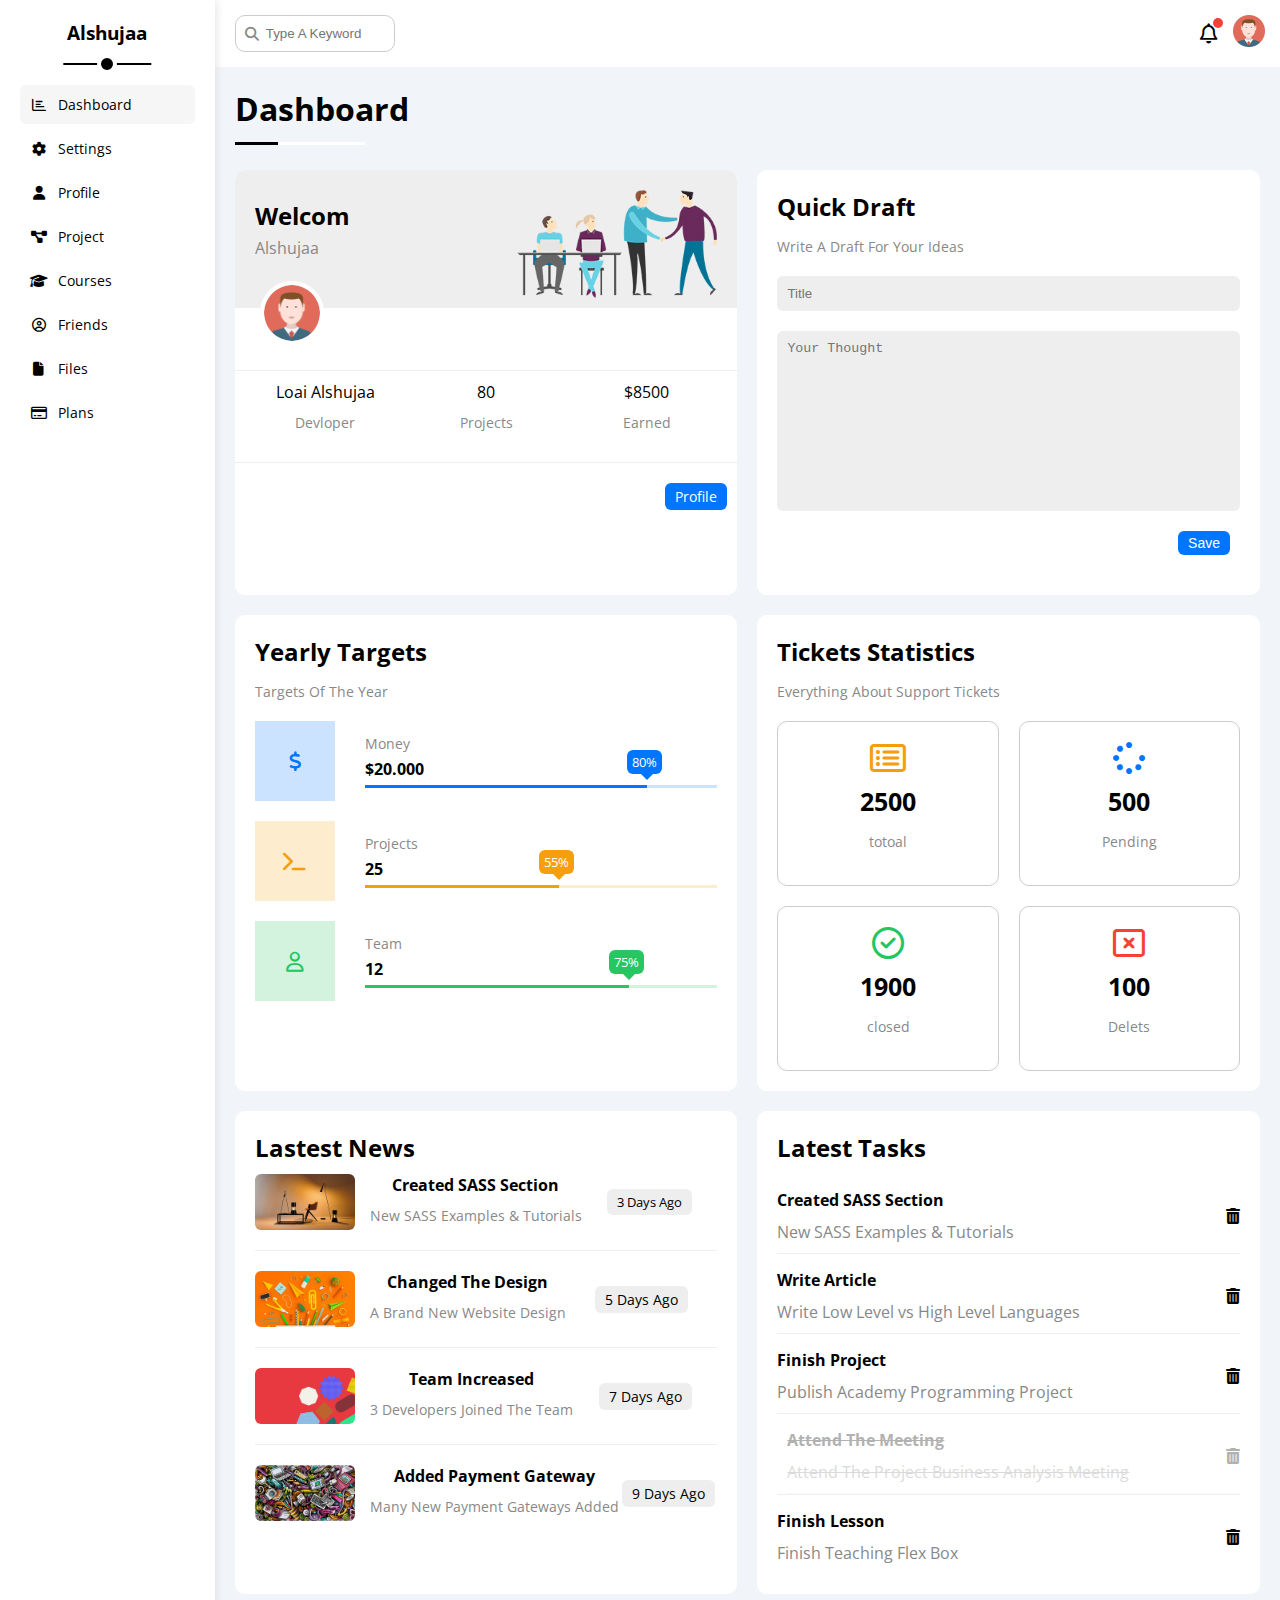
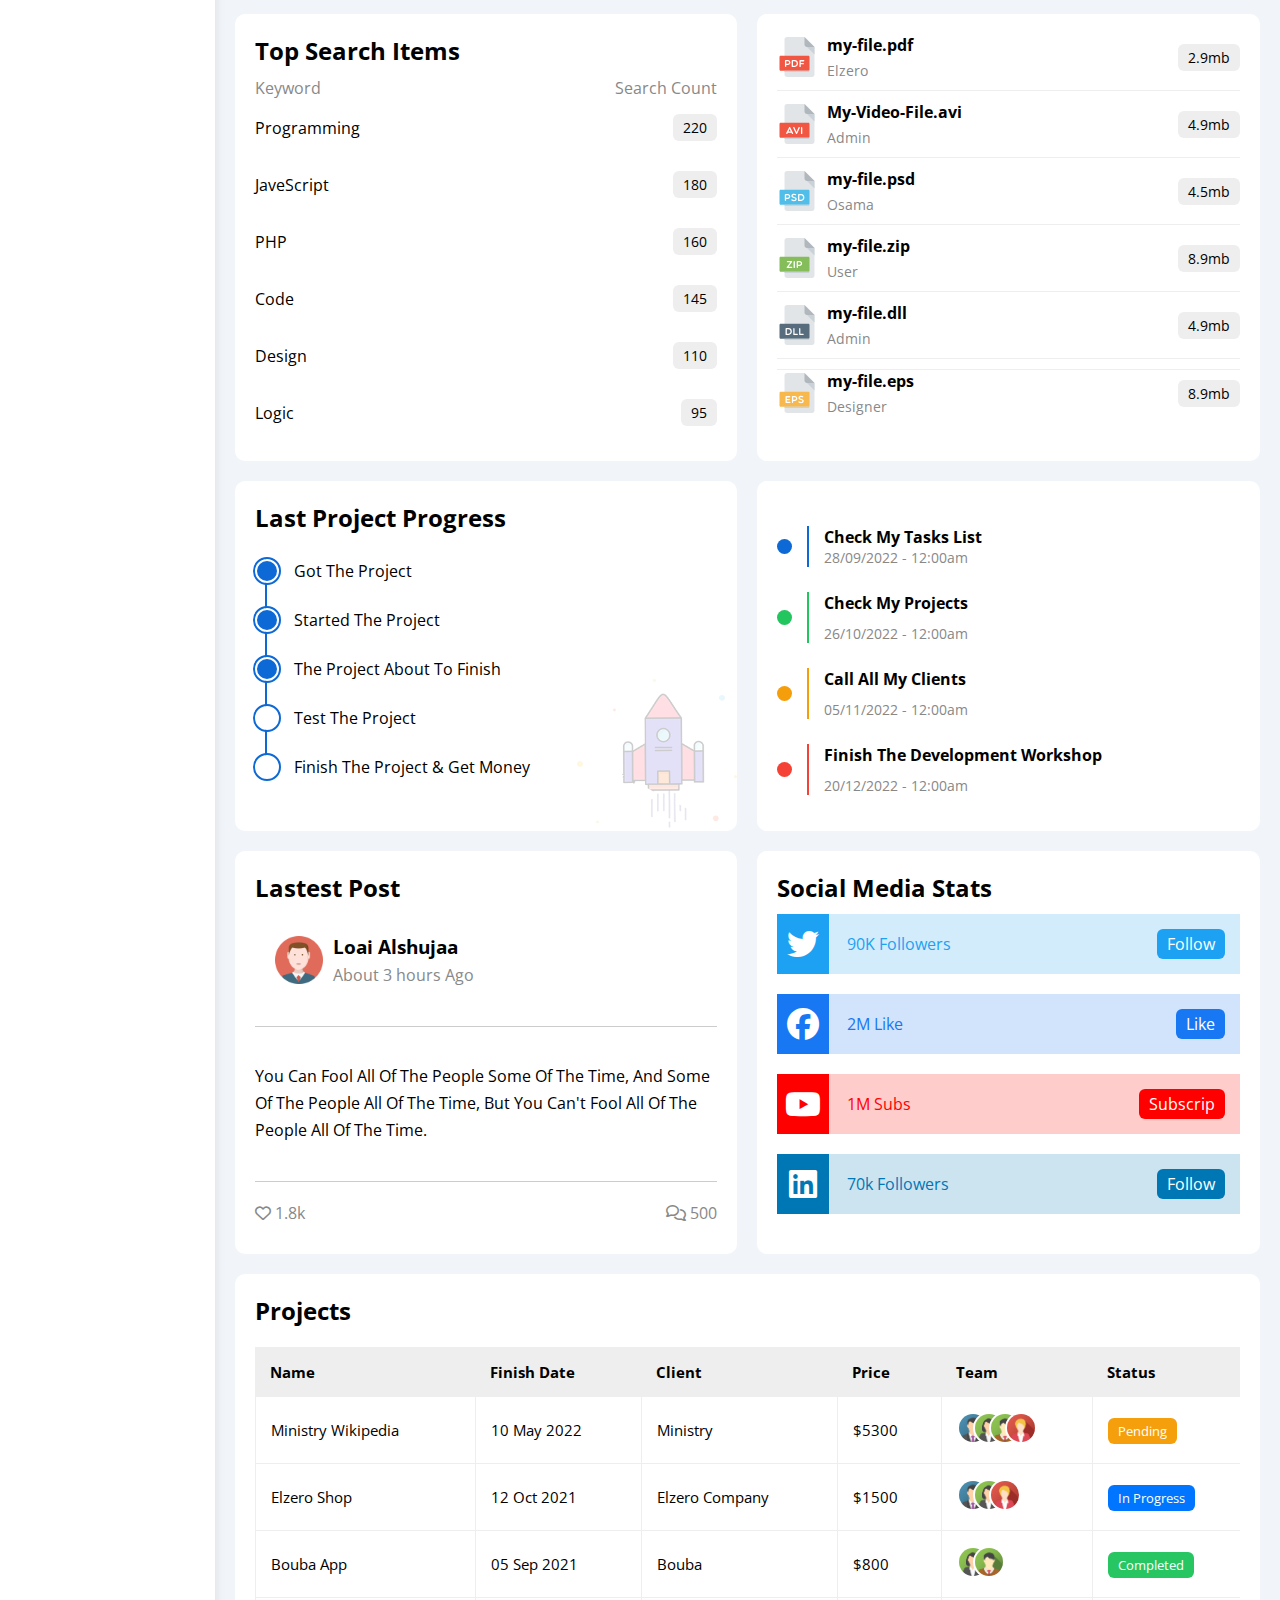
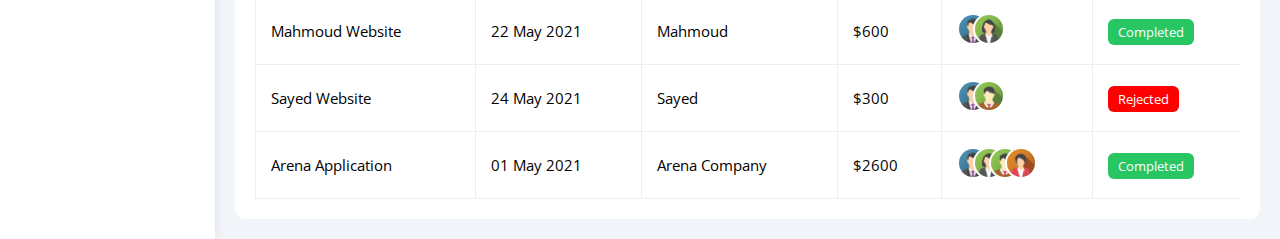
<file: index.html>
<!DOCTYPE html>
<html lang="en">

<head>
  <meta charset="UTF-8" />
  <meta name="viewport" content="width=device-width, initial-scale=1.0" />
  <title>Dashboard</title>
  <link rel="stylesheet" href="css/all.min.css" />
  <link rel="stylesheet" href="css/framework.css" />
  <link rel="stylesheet" href="css/master.css" />

  <!-- Google font  -->
  <link rel="preconnect" href="https://fonts.googleapis.com" />
  <link rel="preconnect" href="https://fonts.gstatic.com" crossorigin />
  <link
    href="https://fonts.googleapis.com/css2?family=Cairo:wght@200..1000&family=Open+Sans:ital,wght@0,300..800;1,300..800&family=Outfit:wght@100..900&family=Work+Sans:ital,wght@0,100..900;1,100..900&family=Young+Serif&display=swap"
    rel="stylesheet" />
</head>

<body>
  <div class="page d-flex">
    <!-- start sidebar  -->
    <div class="sidebar p-20 bg-white relative">
      <h3 class="text-c mt-0 relative">Alshujaa</h3>
      <ul>
        <li>
          <a class="active c-black p-10 d-flex align-c fs-14 rad-6" href="#"><i
              class="fa-regular fa-chart-bar fa-fw "></i>

            <span> Dashboard </span></a>
        </li>
        <li>
          <a class="c-black p-10 d-flex align-c fs-14 rad-6" href="setting.html"><i class="fa-solid fa-gear fa-fw "></i>

            <span> Settings </span>
          </a>
        </li>
        <li>
          <a class="c-black p-10 d-flex align-c fs-14 rad-6" href="profile.html"><i class="fa-solid fa-user fa-fw "></i>
            <span>
              Profile </span></a>
        </li>
        <li>
          <a class="c-black p-10 d-flex align-c fs-14 rad-6" href="project.html"><i class="fa-solid fa-diagram-project fa-fw "></i>

            <span> Project </span></a>
        </li>
        <li>
          <a class="c-black p-10 d-flex align-c fs-14 rad-6" href="courses.html"><i class="fa-solid fa-graduation-cap fa-fw "></i>

            <span> Courses </span></a>
        </li>
        <li>
          <a class="c-black p-10 d-flex align-c fs-14 rad-6" href="Friends.html"><i class="fa-regular fa-circle-user fa-fw "></i>

            <span> Friends </span>
          </a>
        </li>
        <li>
          <a class="c-black p-10 d-flex align-c fs-14 rad-6" href="files.html"><i class="fa-solid fa-file fa-fw "></i>
            <span>
              Files
            </span>
          </a>
        </li>
        <li>
          <a class="c-black p-10 d-flex align-c fs-14 rad-6" href="plans.html"><i class="fa-regular fa-credit-card fa-fw "></i>

            <span> Plans </span>
          </a>
        </li>
      </ul>
    </div>
    <!-- end sidebar  -->
    <!-- start content  -->
    <div class="content w-full">
      <!-- start header  -->
      <header class="d-flex align-c bg-white p-15 jc-s-bet">
        <div class="search relative">
          <i class="fa-solid fa-magnifying-glass fa-lg"></i>
          <input class="p-10" type="search" placeholder="Type A Keyword" />
        </div>
        <div class="icon d-flex align-c">
          <a class="c-black" href="profile.html">
            <span class="relative not">
              <i class="fa-regular fa-bell fa-lg fa-lg"></i>
            </span>
          </a>

          <a href="profile.html"><img src="img/avatar.png" alt="photo" /></a>
        </div>
      </header>
      <!--end header  -->
      <h1 class="relative">Dashboard</h1>
      <!-- Start wraper -->
      <div class="wraper gap-20 d-grid">
        <!-- start welcom -->
        <div class="welcome relative rad-10 bg-white">
          <div class="first p-20 d-flex jc-s-bet align-c bg-eee">
            <div class="text">
              <h2 class="m-0">Welcom</h2>
              <p class="c-gray mt-5 mb-20">Alshujaa</p>
            </div>
            <img src="img/welcome.png" alt="Welcome photo" />
          </div>
          <img src="img/avatar.png" alt="User photo" />
          <div class="last  mt-20 mb-20 p-10 d-flex text-c">
            <div>
              Loai Alshujaa
              <p class="c-gray fs-14 mt-10 mb-20">Devloper</p>
            </div>
            <div>
              80
              <p class="c-gray fs-14 mt-10 mb-20">Projects</p>
            </div>
            <div>
              $8500
              <p class="c-gray fs-14 mt-10 mb-20">Earned</p>
            </div>
          </div>
          <a class="c-white bg-blue fs-14 btn-shape w-fit d-block" href="profile.html">Profile</a>
        </div>
        <!-- end welcom -->
        <!-- start Quick Draft -->
        <div class="quick-draft bg-white rad-10 p-20">
          <h2 class="m-0 mb-10">Quick Draft</h2>
          <p class="c-gray fs-14 mb-20">Write A Draft For Your Ideas</p>
          <form>
            <input class="w-full d-block mb-20 b-none rad-6 bg-eee p-10" type="text" placeholder="Title">
            <textarea class="w-full re-no d-block  p-10 mb-20 b-none rad-6 bg-eee" name="draft"
              placeholder="Your Thought"></textarea>
          </form>
          <input type="submit" value="Save" class="save c-white bg-blue b-none fs-14 btn-shape w-fit d-block"></a>
        </div>
        <!-- end Quick Draft -->
        <!-- srart target -->
        <div class="target bg-white rad-10 p-20">
          <h2 class="m-0 mb-10">Yearly Targets</h2>
          <p class="c-gray fs-14 mb-20">Targets Of The Year</p>
          <div class="type blue d-flex align-c gap-20 mb-20">
            <div class="icon flex c-l-blue p-20"><i class="p-20 c-blue fa-solid fa-dollar-sign fa-lg"></i></div>
            <div class="deatails w-full">
              <p class="c-gray fs-14 m-0 ">Money</p>
              <p class="fw-b m-0 mt-5">$20.000</p>
              <div class="rate c-l-blue mt-5 ">
                <span class="bg-blue d-block relative h-full " style="width: 80%;">
                  <span>80%</span>
                </span>

              </div>
            </div>
          </div>
          <div class="type yello d-flex align-c gap-20 mb-20">
            <div class="icon flex c-l-yello p-20"><i class="p-20 c-yello fa-solid fa-terminal fa-lg"></i>
            </div>
            <div class="deatails w-full">
              <p class="c-gray fs-14 m-0 ">Projects</p>
              <p class="fw-b m-0 mt-5">25</p>
              <div class="rate mt-5 c-l-yello ">
                <span class=" d-block h-full relative bg-yello" style="width: 55%;">
                  <span>55%</span>
                </span>

              </div>
            </div>
          </div>
          <div class="type green d-flex align-c gap-20 mb-20">
            <div class="icon flex c-l-green p-20"><i class="p-20 c-green fa-regular fa-user fa-lg"></i></div>
            <div class="deatails w-full">
              <p class="c-gray fs-14 m-0 ">Team</p>
              <p class="fw-b m-0 mt-5">12</p>
              <div class="rate mt-5 c-l-green  ">
                <span class=" d-block h-full relative bg-green" style="width: 75%;">
                  <span>75%</span>
                </span>

              </div>
            </div>
          </div>
        </div>
        <!-- end target -->
        <!-- start tickets -->
        <div class="ticket bg-white rad-10 p-20">
          <h2 class="m-0 mb-10">Tickets Statistics</h2>
          <p class="c-gray fs-14 mb-20">Everything About Support Tickets</p>
          <div class="holder d-flex gap-20 align-c f-wrap">
            <div class="box p-20 text-c rad-10">
              <i class="fa-regular fa-rectangle-list  c-yello mb-10 fa-2x "></i>
              <h3 class="m-0 mb-10 fs-25 fw-b">2500</h3>
              <p class="c-gray fs-14">totoal</p>
            </div>
            <div class="box p-20 text-c rad-10">
              <i class="fa-solid fa-spinner  c-blue mb-10 fa-2x "></i>
              <h3 class="m-0 mb-10 fs-25 fw-b">500</h3>
              <p class="c-gray fs-14">Pending</p>
            </div>
            <div class="box p-20 text-c rad-10">
              <i class="fa-regular fa-circle-check  c-green mb-10 fa-2x "></i>
              <h3 class="m-0 mb-10 fs-25 fw-b">1900</h3>
              <p class="c-gray fs-14">closed</p>
            </div>
            <div class="box p-20 text-c rad-10">
              <i class="fa-regular fa-rectangle-xmark  c-red mb-10 fa-2x "></i>
              <h3 class="m-0 mb-10 fs-25 fw-b">100</h3>
              <p class="c-gray fs-14">Delets</p>
            </div>
          </div>

        </div>
        <!-- end tickets -->
        <!-- start news -->
        <div class="news bg-white rad-10 p-20">
          <h2 class="m-0 mb-10">Lastest News</h2>
          <div class="box pb-20 flex-bet mobil-block text-c mb-20 ">
            <div class="img d-flex mobil-block ">
              <img src="img/news-01.png" alt="photo ">
              <div class="info">
                <h3 class="m-0 fs-16">Created SASS Section</h3>
                <p class="m-0 mt-10 fs-14 c-gray">New SASS Examples & Tutorials</p>
              </div>
            </div>
            <div class=" fs-13 bg-eee fit-m10a bot-shape fs-13">
              3 Days Ago
            </div>
          </div>
          <div class="box pb-20 flex-bet mb-20 mobil-block text-c">
            <div class="img d-flex mobil-block">
              <img src="img/news-02.png" alt="photo ">
              <div class="info">
                <h3 class="m-0 fs-16">Changed The Design</h3>
                <p class="m-0 mt-10 fs-14 c-gray">A Brand New Website Design</p>
              </div>
            </div>
            <div class=" fs-14 bg-eee fit-m10a bot-shape fs-13">
              5 Days Ago
            </div>
          </div>
          <div class="box pb-20 flex-bet mb-20 mobil-block text-c">
            <div class="img d-flex mobil-block">
              <img src="img/news-03.png" alt="photo ">
              <div class="info">
                <h3 class="m-0 fs-16">Team Increased</h3>
                <p class="m-0 mt-10 fs-14 c-gray">3 Developers Joined The Team</p>
              </div>
            </div>
            <div class=" fs-14 bg-eee fit-m10a bot-shape fs-13">
              7 Days Ago
            </div>
          </div>
          <div class="box  flex-bet  mobil-block text-c">
            <div class="img d-flex mobil-block">
              <img src="img/news-04.png" alt="photo ">
              <div class="info">
                <h3 class="m-0 fs-16">Added Payment Gateway</h3>
                <p class="m-0 mt-10 fs-14 c-gray">Many New Payment Gateways Added</p>
              </div>
            </div>
            <div class=" fs-14 bg-eee fit-m10a bot-shape fs-13">
              9 Days Ago
            </div>
          </div>
        </div>
        <!-- end news -->
        <!-- start task -->
        <div class="task rad-10 bg-white p-20">
          <h2 class="m-0 mb-10">Latest Tasks</h2>
          <div class="box pt-15 pb-10 flex-bet">
            <div class="info">
              <h3 class="m-0 fs-16">Created SASS Section</h3>
              <p class="m-0 mt-10  c-gray">New SASS Examples & Tutorials</p>
            </div>
            <i class="fa-solid fa-trash-can"></i>
          </div>
          <div class="box pt-15 pb-10 flex-bet">
            <div class="info">
              <h3 class="m-0 fs-16">Write Article</h3>
              <p class="m-0 mt-10 c-gray">Write Low Level vs High Level Languages</p>
            </div>
            <i class="fa-solid fa-trash-can"></i>
          </div>
          <div class="box pt-15 pb-10 flex-bet">
            <div class="info">
              <h3 class="m-0 fs-16">Finish Project</h3>
              <p class="m-0 mt-10  c-gray">Publish Academy Programming Project</p>
            </div>
            <i class="fa-solid fa-trash-can"></i>
          </div>
          <div class="box pt-15 pb-10 flex-bet done">
            <div class="info">
              <h3 class="m-0 fs-16 line-th">Attend The Meeting</h3>
              <p class="m-0 mt-10  line-th c-gray">Attend The Project Business Analysis Meeting</p>
            </div>
            <i class="fa-solid fa-trash-can"></i>
          </div>
          <div class="box pt-15 pb-10 flex-bet">
            <div class="info">
              <h3 class="m-0 fs-16">Finish Lesson</h3>
              <p class="m-0 mt-10  c-gray">Finish Teaching Flex Box</p>
            </div>
            <i class="fa-solid fa-trash-can"></i>
          </div>

        </div>
        <!-- end task -->
        <!-- start top search item -->
        <div class="top rad-10 bg-white p-20">
          <h2 class="m-0 mb-10">Top Search Items</h2>

          <div class="box  flex-bet c-gray">
            <div>Keyword</div>
            <div>Search Count</div>
          </div>
          <div class="box pb-15 pt-15 flex-bet">
            <div>Programming</div>
            <div class=" bot-shape fs-13 bg-eee fs-14">220 </div>
          </div>
          <div class="box pb-15 pt-15 flex-bet">
            <div>JaveScript</div>
            <div class=" bot-shape fs-13 bg-eee fs-14">
              180
            </div>
          </div>
          <div class="box pb-15 pt-15 flex-bet">
            <div>PHP</div>
            <div class=" bot-shape fs-13 bg-eee fs-14"> 160</div>
          </div>
          <div class="box pb-15 pt-15 flex-bet">
            <div>Code</div>
            <div class=" bot-shape fs-13 bg-eee fs-14">145 </div>
          </div>
          <div class="box pb-15 pt-15 flex-bet">
            <div>Design</div>
            <div class=" bot-shape fs-13 bg-eee fs-14"> 110</div>
          </div>
          <div class="box pb-15 pt-15 flex-bet">
            <div>Logic</div>
            <div class=" bot-shape fs-13 bg-eee fs-14">95</div>
          </div>
        </div>
        <!-- end top search item -->
        <!-- start upload -->
        <div class="upload rad-10 bg-white p-20">
          <div class="box flex-bet mb-10 pb-10">
            <div class="logo flex">
              <img src="img/pdf.svg" alt="">
              <div class="info">
                <h3 class="m-0 fs-16">my-file.pdf</h3>
                <p class="m-0 mt-5 fs-14 c-gray">Elzero</p>
              </div>
            </div>
            <div class="bot-shape fs-13 fs-14 bg-eee">2.9mb</div>
          </div>
          <div class="box flex-bet mb-10 pb-10">
            <div class="logo flex">
              <img src="img/avi.svg" alt="">
              <div class="info">
                <h3 class="m-0 fs-16">My-Video-File.avi</h3>
                <p class="m-0 mt-5 fs-14 c-gray">Admin</p>
              </div>
            </div>
            <div class="bot-shape fs-13 fs-14 bg-eee">4.9mb</div>
          </div>
          <div class="box flex-bet mb-10 pb-10">
            <div class="logo flex">
              <img src="img/psd.svg" alt="">
              <div class="info">
                <h3 class="m-0 fs-16">my-file.psd</h3>
                <p class="m-0 mt-5 fs-14 c-gray">Osama</p>
              </div>
            </div>
            <div class="bot-shape fs-13 fs-14 bg-eee">4.5mb</div>
          </div>
          <div class="box flex-bet mb-10 pb-10">
            <div class="logo flex">
              <img src="img/zip.svg" alt="">
              <div class="info">
                <h3 class="m-0 fs-16">my-file.zip</h3>
                <p class="m-0 mt-5 fs-14 c-gray">User</p>
              </div>
            </div>
            <div class="bot-shape fs-13 fs-14 bg-eee">8.9mb</div>
          </div>
          <div class="box flex-bet mb-10 pb-10">
            <div class="logo flex">
              <img src="img/dll.svg" alt="">
              <div class="info">
                <h3 class="m-0 fs-16">my-file.dll</h3>
                <p class="m-0 mt-5 fs-14 c-gray">Admin</p>
              </div>
            </div>
            <div class="bot-shape fs-13 fs-14 bg-eee">4.9mb</div>
          </div>
          <div class="box flex-bet mb-10 pb-10">
            <div class="logo flex">
              <img src="img/eps.svg" alt="">
              <div class="info">
                <h3 class="m-0 fs-16">my-file.eps</h3>
                <p class="m-0 mt-5 fs-14 c-gray">Designer</p>
              </div>
            </div>
            <div class="bot-shape fs-13 fs-14 bg-eee">8.9mb</div>
          </div>
        </div>
        <!-- end upload -->
        <!-- start last project  -->
        <div class="last rad-10 bg-white p-20 relative ">
          <h2 class="m-0 mb-10">Last Project Progress</h2>

          <ul class="m-0 relative">
            <li class="done mt-25 d-flex align-c  ">Got The Project</li>
            <li class="done mt-25 d-flex align-c  ">Started The Project</li>
            <li class="done mt-25 d-flex align-c  ">The Project About To Finish</li>
            <li class="current mt-25 d-flex align-c  ">Test The Project</li>
            <li class=" mt-25 d-flex align-c  ">Finish The Project & Get Money</li>
          </ul>
          <img src="img/project.png" alt="photo">
        </div>
        <!-- end last project  -->
        <!-- start reminder -->
        <div class="reminder rad-10 bg-white p-20">
          <ul>
            <li class=" mt-25 d-flex align-c  ">
              <div class="blue c-gray fs-14 pl-15 ">
                <p class="c-black fs-16 fw-b m-0 ">Check My Tasks List</p>
                28/09/2022 - 12:00am
              </div>
            </li>
            <li class=" mt-25 d-flex align-c  ">
              <div class="green c-gray fs-14 pl-15  ">
                <p class="c-black fs-16 fw-b  m-0 mb-10">Check My Projects</p>
                26/10/2022 - 12:00am
              </div>
            </li>
            <li class=" mt-25 d-flex align-c  ">
              <div class="yello c-gray fs-14 pl-15  ">
                <p class="c-black fs-16 fw-b  m-0 mb-10">Call All My Clients</p>
                05/11/2022 - 12:00am
              </div>
            </li>
            <li class=" mt-25 d-flex align-c  ">
              <div class="red c-gray fs-14 pl-15  ">
                <p class="c-black fs-16 fw-b m-0 mb-10">Finish The Development Workshop

                </p>
                20/12/2022 - 12:00am
              </div>
            </li>
          </ul>
        </div>
        <!-- end reminder -->
        <!-- start post  -->
        <div class="post rad-10 bg-white p-20">
          <h2 class="m-0 mb-10">Lastest Post</h2>
          <div class="img d-flex align-c p-20">
            <img src="img/avatar.png" alt="">
            <div class="info ml-10">
              <h3 class="m-0 ">Loai Alshujaa</h3>
              <p class="c-gray m-0 mt-5">About 3 hours Ago</p>
            </div>
          </div>
          <div class="the-post pb-20 pt-20 mb-20 mt-20">
            <p>
              You can fool all of the people some of the time,
              and some of the people all of the time, but you can't
              fool all of the people all of the time.
            </p>
          </div>
          <div class="icon flex-bet c-gray">
            <div class="one">
              <i class="fa-regular fa-heart"></i>
              1.8k
            </div>
            <div class="tow">
              <i class="fa-regular fa-comments"></i>
              500
            </div>
          </div>
        </div>
        <!-- end post  -->
        <!-- start social -->
        <div class="social rad-10 bg-white p-20 relative">
          <h2 class="m-0 mb-10">Social Media Stats</h2>
          <div class="box mb-20 p-15 flex-bet relative twitter">
            <i class="fa-brands fa-twitter  fa-2x h-full c-white flex"></i>
            <span>90K Followers</span>
            <a class="bot-shape fs-16 c-white" href="#">Follow</a>
          </div>
          <div class="box mb-20 p-15 flex-bet relative face-book">
            <i class="fa-brands fa-facebook  fa-2x h-full c-white flex"></i>
            <span>2M Like</span>
            <a class="bot-shape fs-16 c-white" href="#">Like</a>
          </div>
          <div class="box mb-20 p-15 flex-bet relative youtube">
            <i class="fa-brands fa-youtube  fa-2x h-full c-white flex"></i>
            <span>1M Subs</span>
            <a class="bot-shape fs-16 c-white" href="#">Subscrip</a>
          </div>
          <div class="box mb-20 p-15 flex-bet relative linkedin">
            <i class="fa-brands fa-linkedin fa-2x  h-full c-white flex"></i>
            <span>70k Followers </span>
            <a class="bot-shape fs-16 c-white" href="#">Follow</a>
          </div>
        </div>
        <!-- end social -->
      </div>
      <!-- end wraper -->
       <!-- start project table  -->
        <div class="projects p-20 m-20 bg-white rad-10">
          <h2 class="m-0 mb-20">Projects</h2>
          <div class="re-table">
            <table class="w-full fs-15">
              <thead>
                <tr>
                  <td>Name</td>
                  <td>Finish Date</td>
                  <td>Client</td>
                  <td>Price</td>
                  <td>Team</td>
                  <td>Status</td>
                </tr>
              </thead>
              <tbody>
                <tr>
                  <td>
                    Ministry Wikipedia
                  </td>
                  <td>10 May 2022</td>
                  <td>Ministry</td>
                  <td>$5300</td>
                  <td>
                    <img src="img/team-01.png" alt="">
                    <img src="img/team-02.png" alt="">
                    <img src="img/team-03.png" alt="">
                    <img src="img/team-05.png" alt="">
                  </td>
                  <td> <span class="c-white bg-yello bot-shape fs-13">Pending </span></td>
                </tr>
                <tr>
                  <td>
                    Elzero Shop
                  </td>
                  <td>12 Oct 2021</td>
                  <td>Elzero Company</td>
                  <td>$1500</td>
                  <td>
                    <img src="img/team-01.png" alt="">
                    <img src="img/team-02.png" alt="">
                    
                    <img src="img/team-05.png" alt="">
                  </td>
                  <td >
                    <span class="c-white bg-blue bot-shape fs-13">In Progress </span>
                  </td>
                </tr>
                <tr>
                  <td>
                    Bouba App 
                  </td>
                  <td>05 Sep 2021</td>
                  <td>Bouba</td>
                  <td>$800</td>
                  <td>
                    <img src="img/team-02.png" alt="">
                    
                    <img src="img/team-03.png" alt="">
                  </td>
                  <td ><span class="c-white bg-green bot-shape fs-13">Completed </span>

                  </td>
                  
                </tr>
                <tr>
                  <td>
                    Mahmoud Website
                  </td>
                  <td>22 May 2021</td>
                  <td>Mahmoud</td>
                  <td>$600</td>
                  <td>
                    <img src="img/team-01.png" alt="">
                    
                    <img src="img/team-02.png" alt="">
                  </td>
                  <td >
                    <span class="c-white bg-green bot-shape fs-13">Completed </span>
                  </td>
                </tr>
                <tr>
                  <td>
                    Sayed Website
                  </td>
                  <td>24 May 2021</td>
                  <td>Sayed</td>
                  <td>$300</td>
                  <td>
                    <img src="img/team-01.png" alt="">
                    
                    <img src="img/team-03.png" alt="">
                  </td>
                  <td >
                    <span class="c-white bg-red bot-shape fs-13">Rejected </span></td>
                </tr>
                <tr>
                  <td>
                    Arena Application
                  </td>
                  <td>01 May 2021</td>
                  <td>Arena Company</td>
                  <td>$2600</td>
                  <td>
                    <img src="img/team-01.png" alt="">
                    <img src="img/team-02.png" alt="">
                    <img src="img/team-03.png" alt="">
                    
                    <img src="img/team-04.png" alt="">
                  </td>
                  <td > <span class="c-white bg-green bot-shape fs-13">Completed </span></td>
                </tr>
                
              </tbody>
            </table>
          </div>
        </div>
       <!-- start project table  -->
    </div>
    <!-- end content  -->
  </div>
</body>
</html>
</file>
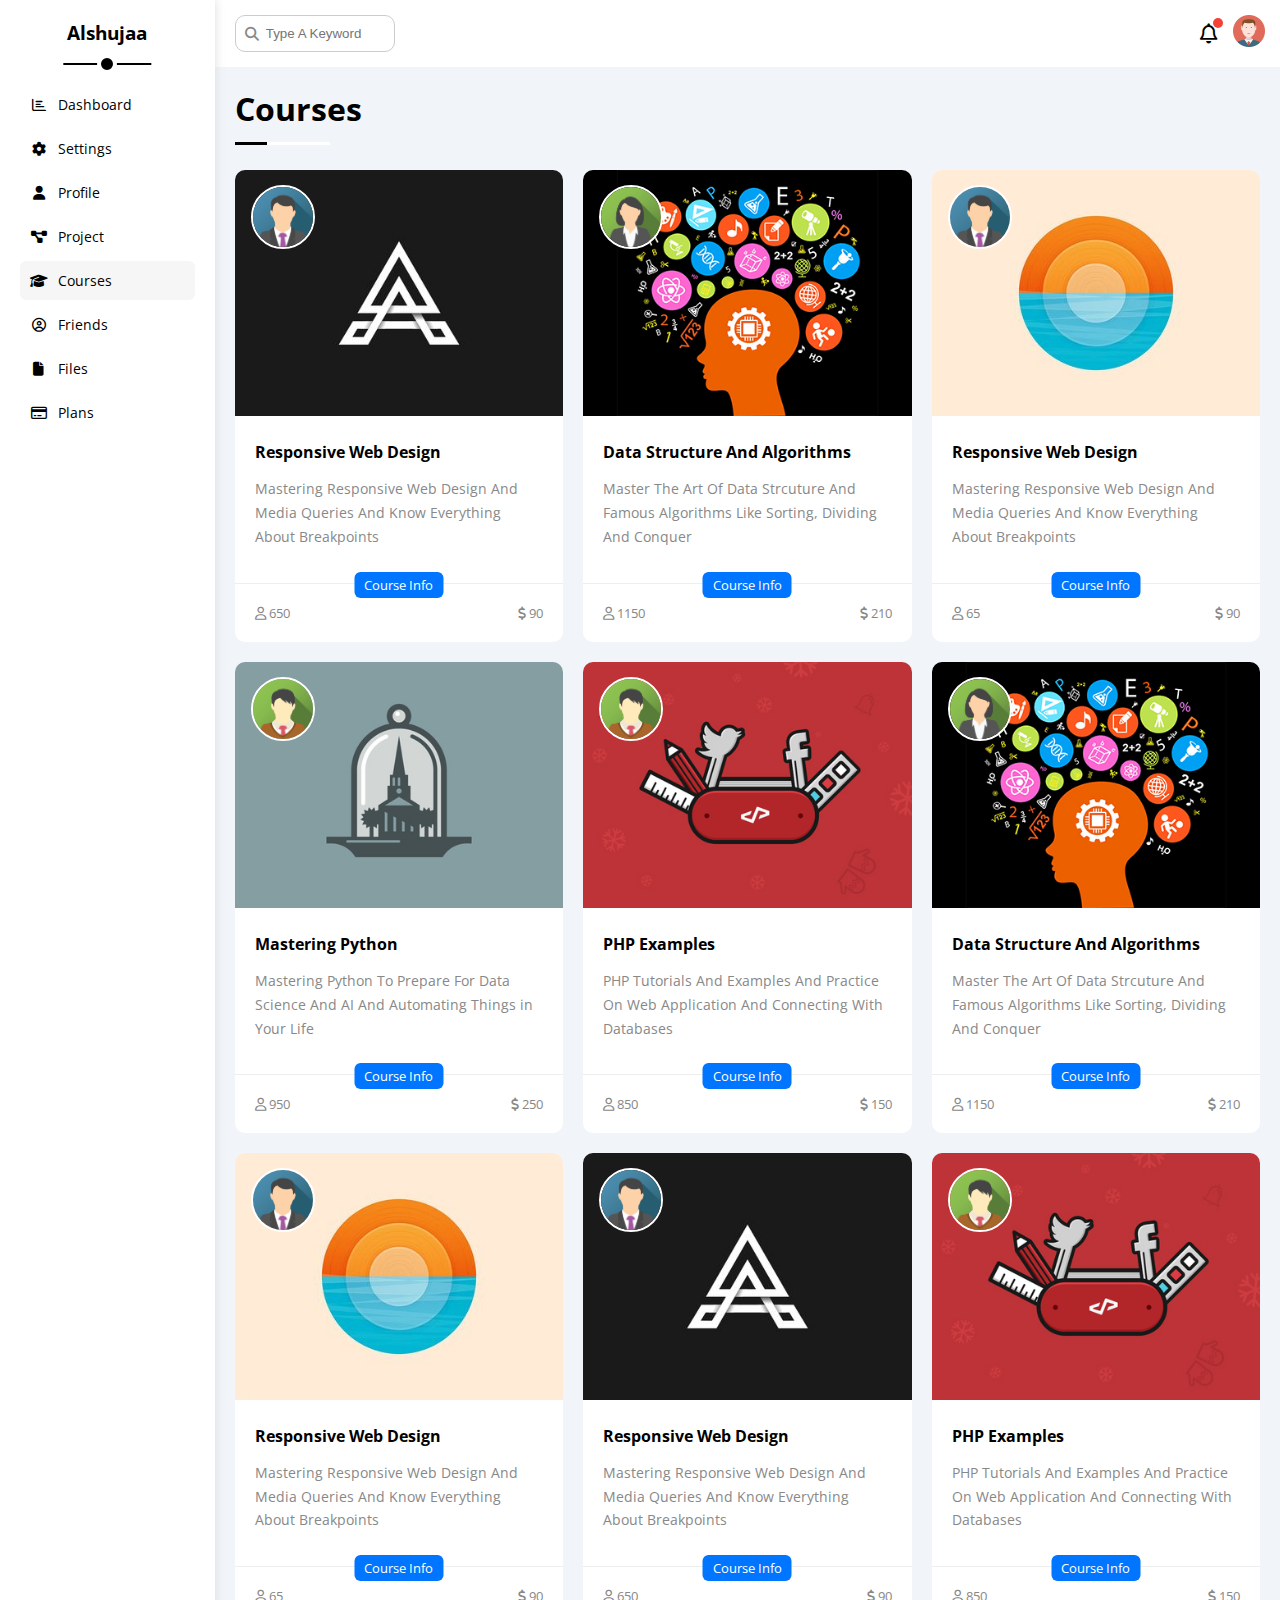
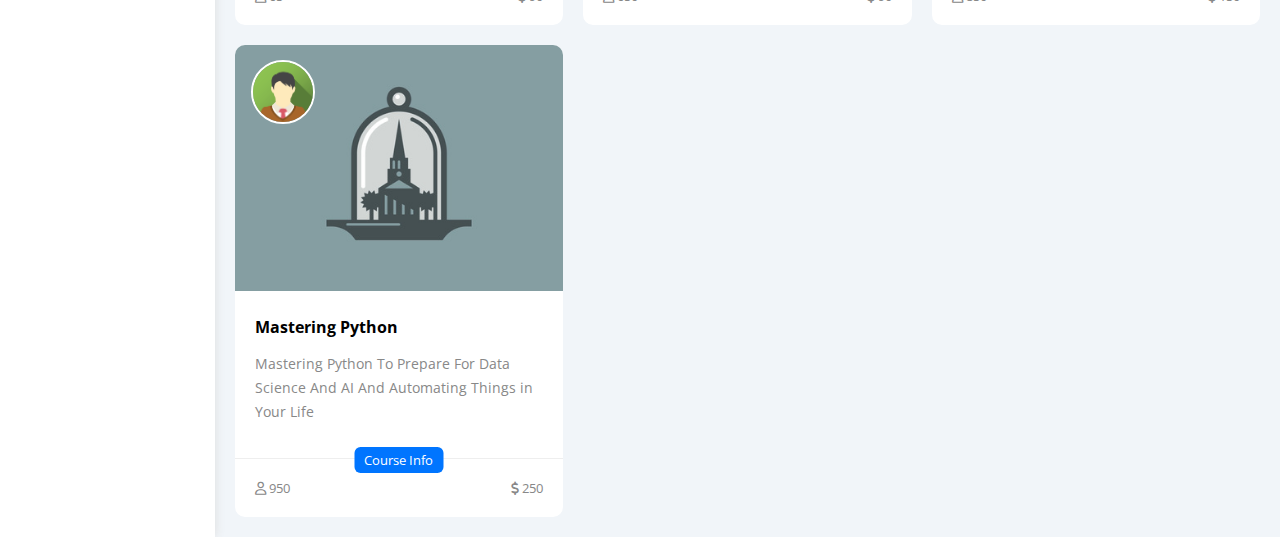
<file: courses.html>
<!DOCTYPE html>
<html lang="en">

<head>
    <meta charset="UTF-8" />
    <meta name="viewport" content="width=device-width, initial-scale=1.0" />
    <title>Courses</title>
    <link rel="stylesheet" href="css/all.min.css" />
    <link rel="stylesheet" href="css/framework.css" />
    <link rel="stylesheet" href="css/master.css" />

    <!-- Google font  -->
    <link rel="preconnect" href="https://fonts.googleapis.com" />
    <link rel="preconnect" href="https://fonts.gstatic.com" crossorigin />
    <link
        href="https://fonts.googleapis.com/css2?family=Cairo:wght@200..1000&family=Open+Sans:ital,wght@0,300..800;1,300..800&family=Outfit:wght@100..900&family=Work+Sans:ital,wght@0,100..900;1,100..900&family=Young+Serif&display=swap"
        rel="stylesheet" />
</head>

<body>
    <div class="page d-flex">
        <!-- start sidebar  -->
        <div class="sidebar p-20 bg-white relative">
            <h3 class="text-c mt-0 relative">Alshujaa</h3>
            <ul>
                <li>
                    <a class="c-black p-10 d-flex align-c fs-14 rad-6" href="index.html"><i
                            class="fa-regular fa-chart-bar fa-fw"></i>

                        <span> Dashboard </span></a>
                </li>
                <li>
                    <a class="c-black p-10 d-flex align-c fs-14 rad-6" href="setting.html"><i
                            class="fa-solid fa-gear fa-fw"></i>

                        <span> Settings </span>
                    </a>
                </li>
                <li>
                    <a class="c-black p-10 d-flex align-c fs-14 rad-6" href="profile.html"><i
                            class="fa-solid fa-user fa-fw"></i> <span> Profile </span></a>
                </li>
                <li>
                    <a class="c-black p-10 d-flex align-c fs-14 rad-6" href="project.html"><i
                            class="fa-solid fa-diagram-project fa-fw"></i>

                        <span> Project </span></a>
                </li>
                <li>
                    <a class="active c-black p-10 d-flex align-c fs-14 rad-6" href="courses.html"><i
                            class="fa-solid fa-graduation-cap fa-fw"></i>

                        <span> Courses </span></a>
                </li>
                <li>
                    <a class="c-black p-10 d-flex align-c fs-14 rad-6" href="Friends.html"><i
                            class="fa-regular fa-circle-user fa-fw"></i>

                        <span> Friends </span>
                    </a>
                </li>
                <li>
                    <a class="c-black p-10 d-flex align-c fs-14 rad-6" href="files.html"><i
                            class="fa-solid fa-file fa-fw"></i>
                        <span> Files </span>
                    </a>
                </li>
                <li>
                    <a class="c-black p-10 d-flex align-c fs-14 rad-6" href="plans.html"><i
                            class="fa-regular fa-credit-card fa-fw"></i>

                        <span> Plans </span>
                    </a>
                </li>
            </ul>
        </div>
        <!-- end sidebar  -->
        <!-- start content  -->
        <div class="content w-full">
            <!-- start header  -->
            <header class="d-flex align-c bg-white p-15 jc-s-bet">
                <div class="search relative">
                    <i class="fa-solid fa-magnifying-glass fa-lg"></i>
                    <input class="p-10" type="search" placeholder="Type A Keyword" />
                </div>
                <div class="icon d-flex align-c">
                    <a class="c-black" href="profile.html">
                        <span class="relative not">
                            <i class="fa-regular fa-bell fa-lg fa-lg"></i>
                        </span>
                    </a>

                    <a href="profile.html"><img src="img/avatar.png" alt="photo" /></a>
                </div>
            </header>
            <!--end header  -->
            <h1 class="relative">Courses</h1>
            <!-- start courses  -->
            <div class="course-page m-20 gap-20 d-grid">
                <div class="box relative bg-white rad-10">
                    <img class="w-full" src="img/course-01.jpg" alt="" />
                    <img class="icon" src="img/team-01.png" alt="" />
                    <div class="info p-20">
                        <h4 class="m-0">Responsive Web Design</h4>
                        <p class="c-gray fs-14 mt-15">
                            Mastering Responsive Web Design And Media Queries And Know
                            Everything About Breakpoints
                        </p>
                    </div>
                    <div class="down relative p-20 fs-13 flex-bet c-gray">
                        <span class="bot-shape bg-blue c-white click">Course Info</span>
                        <span>
                            <i class="fa-regular fa-user"></i>
                            650
                        </span>
                        <span>
                            <i class="fa-solid fa-dollar-sign"></i>
                            90
                        </span>
                    </div>
                </div>
                <div class="box relative bg-white rad-10">
                    <img class="w-full" src="img/course-02.jpg" alt="" />
                    <img class="icon" src="img/team-02.png" alt="" />
                    <div class="info p-20">
                        <h4 class="m-0">Data Structure And Algorithms</h4>
                        <p class="c-gray fs-14 mt-15">
                            Master The Art Of Data Strcuture And Famous Algorithms Like
                            Sorting, Dividing And Conquer
                        </p>
                    </div>
                    <div class="down relative p-20 fs-13 flex-bet c-gray">
                        <span class="bot-shape bg-blue c-white click">Course Info</span>
                        <span>
                            <i class="fa-regular fa-user"></i>
                            1150
                        </span>
                        <span>
                            <i class="fa-solid fa-dollar-sign"></i>
                            210
                        </span>
                    </div>
                </div>
                <div class="box relative bg-white rad-10">
                    <img class="w-full" src="img/course-03.jpg" alt="" />
                    <img class="icon" src="img/team-01.png" alt="" />
                    <div class="info p-20">
                        <h4 class="m-0">Responsive Web Design</h4>
                        <p class="c-gray fs-14 mt-15">
                            Mastering Responsive Web Design And Media Queries And Know
                            Everything About Breakpoints
                        </p>
                    </div>
                    <div class="down relative p-20 fs-13 flex-bet c-gray">
                        <span class="bot-shape bg-blue c-white click">Course Info</span>
                        <span>
                            <i class="fa-regular fa-user"></i>
                            65
                        </span>
                        <span>
                            <i class="fa-solid fa-dollar-sign"></i>
                            90
                        </span>
                    </div>
                </div>
                <div class="box relative bg-white rad-10">
                    <img class="w-full" src="img/course-04.jpg" alt="" />
                    <img class="icon" src="img/team-03.png" alt="" />
                    <div class="info p-20">
                        <h4 class="m-0">Mastering Python</h4>
                        <p class="c-gray fs-14 mt-15">
                            Mastering Python To Prepare For Data Science And AI And
                            Automating Things in Your Life
                        </p>
                    </div>
                    <div class="down relative p-20 fs-13 flex-bet c-gray">
                        <span class="bot-shape bg-blue c-white click">Course Info</span>
                        <span>
                            <i class="fa-regular fa-user"></i>
                            950
                        </span>
                        <span>
                            <i class="fa-solid fa-dollar-sign"></i>
                            250
                        </span>
                    </div>
                </div>
                <div class="box relative bg-white rad-10">
                    <img class="w-full" src="img/course-05.jpg" alt="" />
                    <img class="icon" src="img/team-03.png" alt="" />
                    <div class="info p-20">
                        <h4 class="m-0">PHP Examples</h4>
                        <p class="c-gray fs-14 mt-15">
                            PHP Tutorials And Examples And Practice On Web Application And
                            Connecting With Databases
                        </p>
                    </div>
                    <div class="down relative p-20 fs-13 flex-bet c-gray">
                        <span class="bot-shape bg-blue c-white click">Course Info</span>
                        <span>
                            <i class="fa-regular fa-user"></i>
                            850
                        </span>
                        <span>
                            <i class="fa-solid fa-dollar-sign"></i>
                            150
                        </span>
                    </div>
                </div>
                <div class="box relative bg-white rad-10">
                    <img class="w-full" src="img/course-02.jpg" alt="" />
                    <img class="icon" src="img/team-02.png" alt="" />
                    <div class="info p-20">
                        <h4 class="m-0">Data Structure And Algorithms</h4>
                        <p class="c-gray fs-14 mt-15">
                            Master The Art Of Data Strcuture And Famous Algorithms Like
                            Sorting, Dividing And Conquer
                        </p>
                    </div>
                    <div class="down relative p-20 fs-13 flex-bet c-gray">
                        <span class="bot-shape bg-blue c-white click">Course Info</span>
                        <span>
                            <i class="fa-regular fa-user"></i>
                            1150
                        </span>
                        <span>
                            <i class="fa-solid fa-dollar-sign"></i>
                            210
                        </span>
                    </div>
                </div>
                <div class="box relative bg-white rad-10">
                    <img class="w-full" src="img/course-03.jpg" alt="" />
                    <img class="icon" src="img/team-01.png" alt="" />
                    <div class="info p-20">
                        <h4 class="m-0">Responsive Web Design</h4>
                        <p class="c-gray fs-14 mt-15">
                            Mastering Responsive Web Design And Media Queries And Know
                            Everything About Breakpoints
                        </p>
                    </div>
                    <div class="down relative p-20 fs-13 flex-bet c-gray">
                        <span class="bot-shape bg-blue c-white click">Course Info</span>
                        <span>
                            <i class="fa-regular fa-user"></i>
                            65
                        </span>
                        <span>
                            <i class="fa-solid fa-dollar-sign"></i>
                            90
                        </span>
                    </div>
                </div>
                <div class="box relative bg-white rad-10">
                    <img class="w-full" src="img/course-01.jpg" alt="" />
                    <img class="icon" src="img/team-01.png" alt="" />
                    <div class="info p-20">
                        <h4 class="m-0">Responsive Web Design</h4>
                        <p class="c-gray fs-14 mt-15">
                            Mastering Responsive Web Design And Media Queries And Know
                            Everything About Breakpoints
                        </p>
                    </div>
                    <div class="down relative p-20 fs-13 flex-bet c-gray">
                        <span class="bot-shape bg-blue c-white click">Course Info</span>
                        <span>
                            <i class="fa-regular fa-user"></i>
                            650
                        </span>
                        <span>
                            <i class="fa-solid fa-dollar-sign"></i>
                            90
                        </span>
                    </div>
                </div>
                <div class="box relative bg-white rad-10">
                    <img class="w-full" src="img/course-05.jpg" alt="" />
                    <img class="icon" src="img/team-03.png" alt="" />
                    <div class="info p-20">
                        <h4 class="m-0">PHP Examples</h4>
                        <p class="c-gray fs-14 mt-15">
                            PHP Tutorials And Examples And Practice On Web Application And
                            Connecting With Databases
                        </p>
                    </div>
                    <div class="down relative p-20 fs-13 flex-bet c-gray">
                        <span class="bot-shape bg-blue c-white click">Course Info</span>
                        <span>
                            <i class="fa-regular fa-user"></i>
                            850
                        </span>
                        <span>
                            <i class="fa-solid fa-dollar-sign"></i>
                            150
                        </span>
                    </div>
                </div>
                <div class="box relative bg-white rad-10">
                    <img class="w-full" src="img/course-04.jpg" alt="" />
                    <img class="icon" src="img/team-03.png" alt="" />
                    <div class="info p-20">
                        <h4 class="m-0">Mastering Python</h4>
                        <p class="c-gray fs-14 mt-15">
                            Mastering Python To Prepare For Data Science And AI And
                            Automating Things in Your Life
                        </p>
                    </div>
                    <div class="down relative p-20 fs-13 flex-bet c-gray">
                        <span class="bot-shape bg-blue c-white click">Course Info</span>
                        <span>
                            <i class="fa-regular fa-user"></i>
                            950
                        </span>
                        <span>
                            <i class="fa-solid fa-dollar-sign"></i>
                            250
                        </span>
                    </div>
                </div>
            </div>
            <!-- end courses  -->
        </div>
    </div>
</body>

</html>
</file>
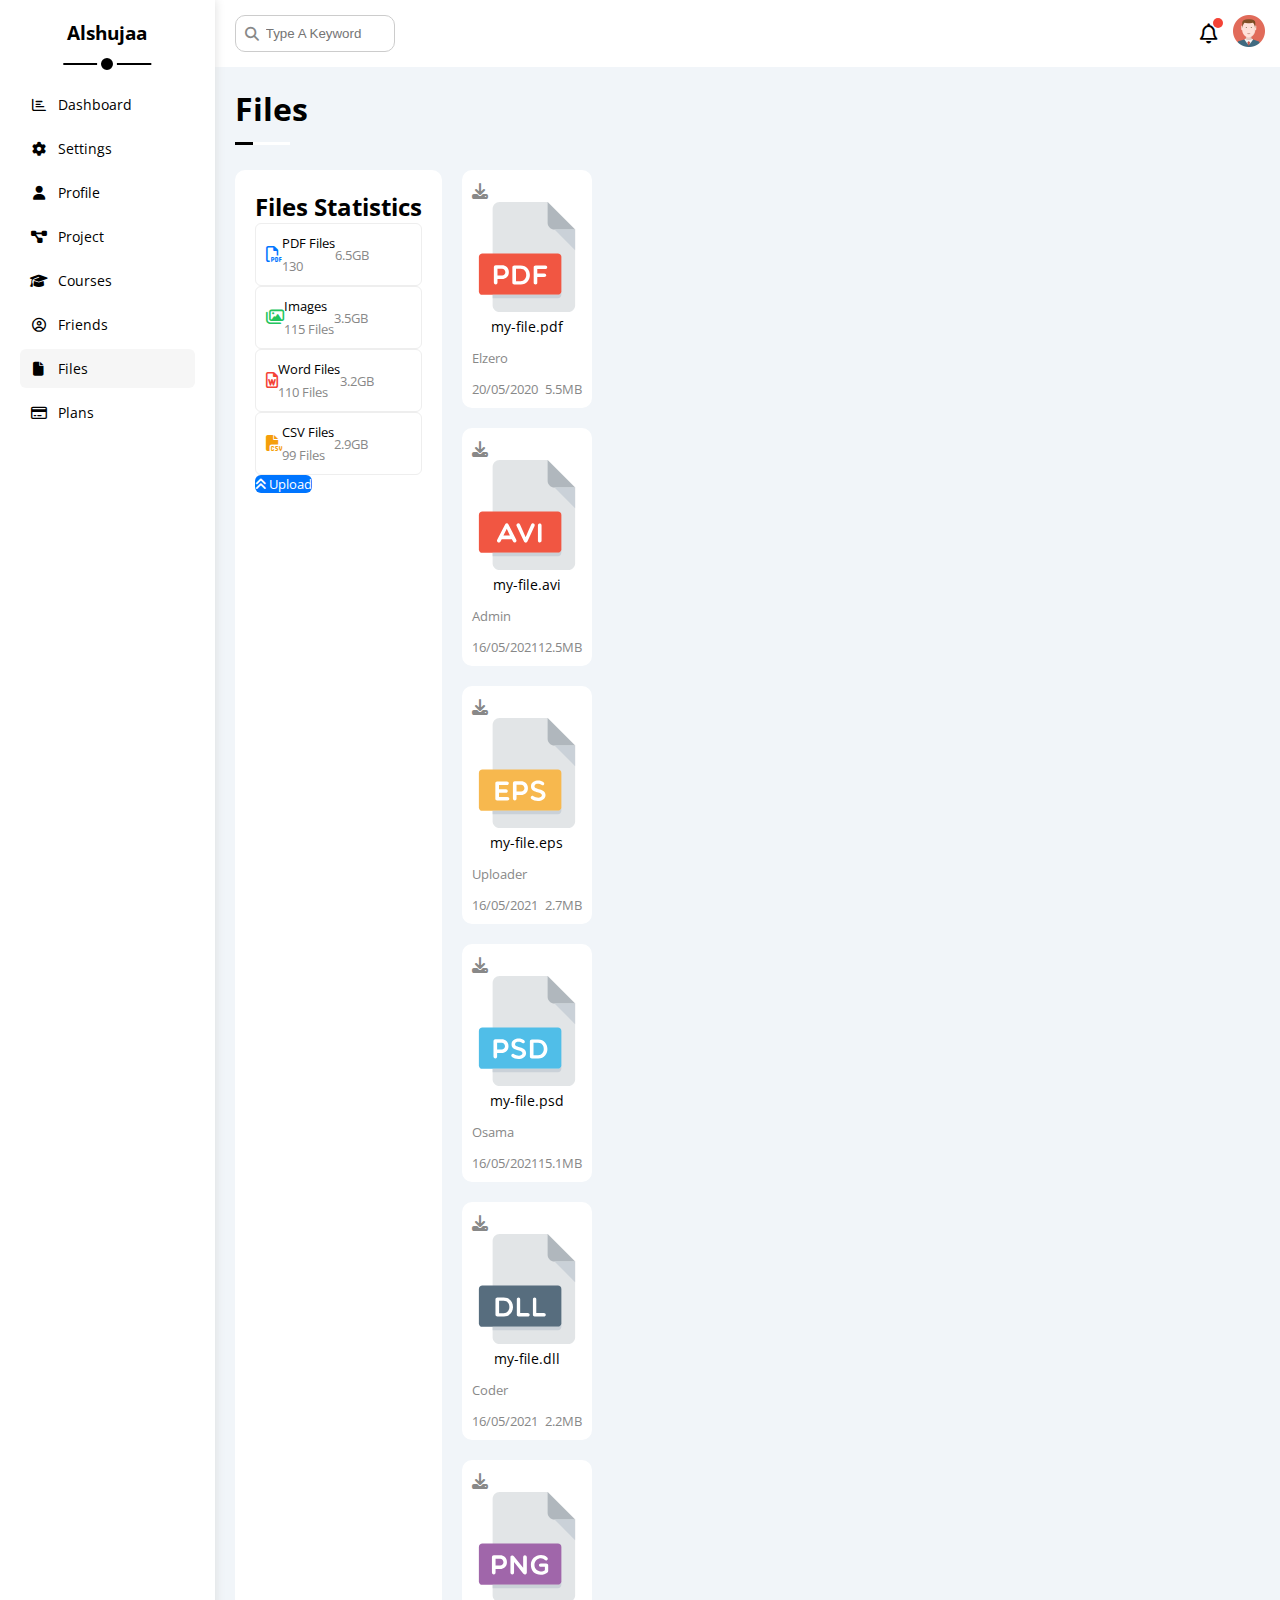
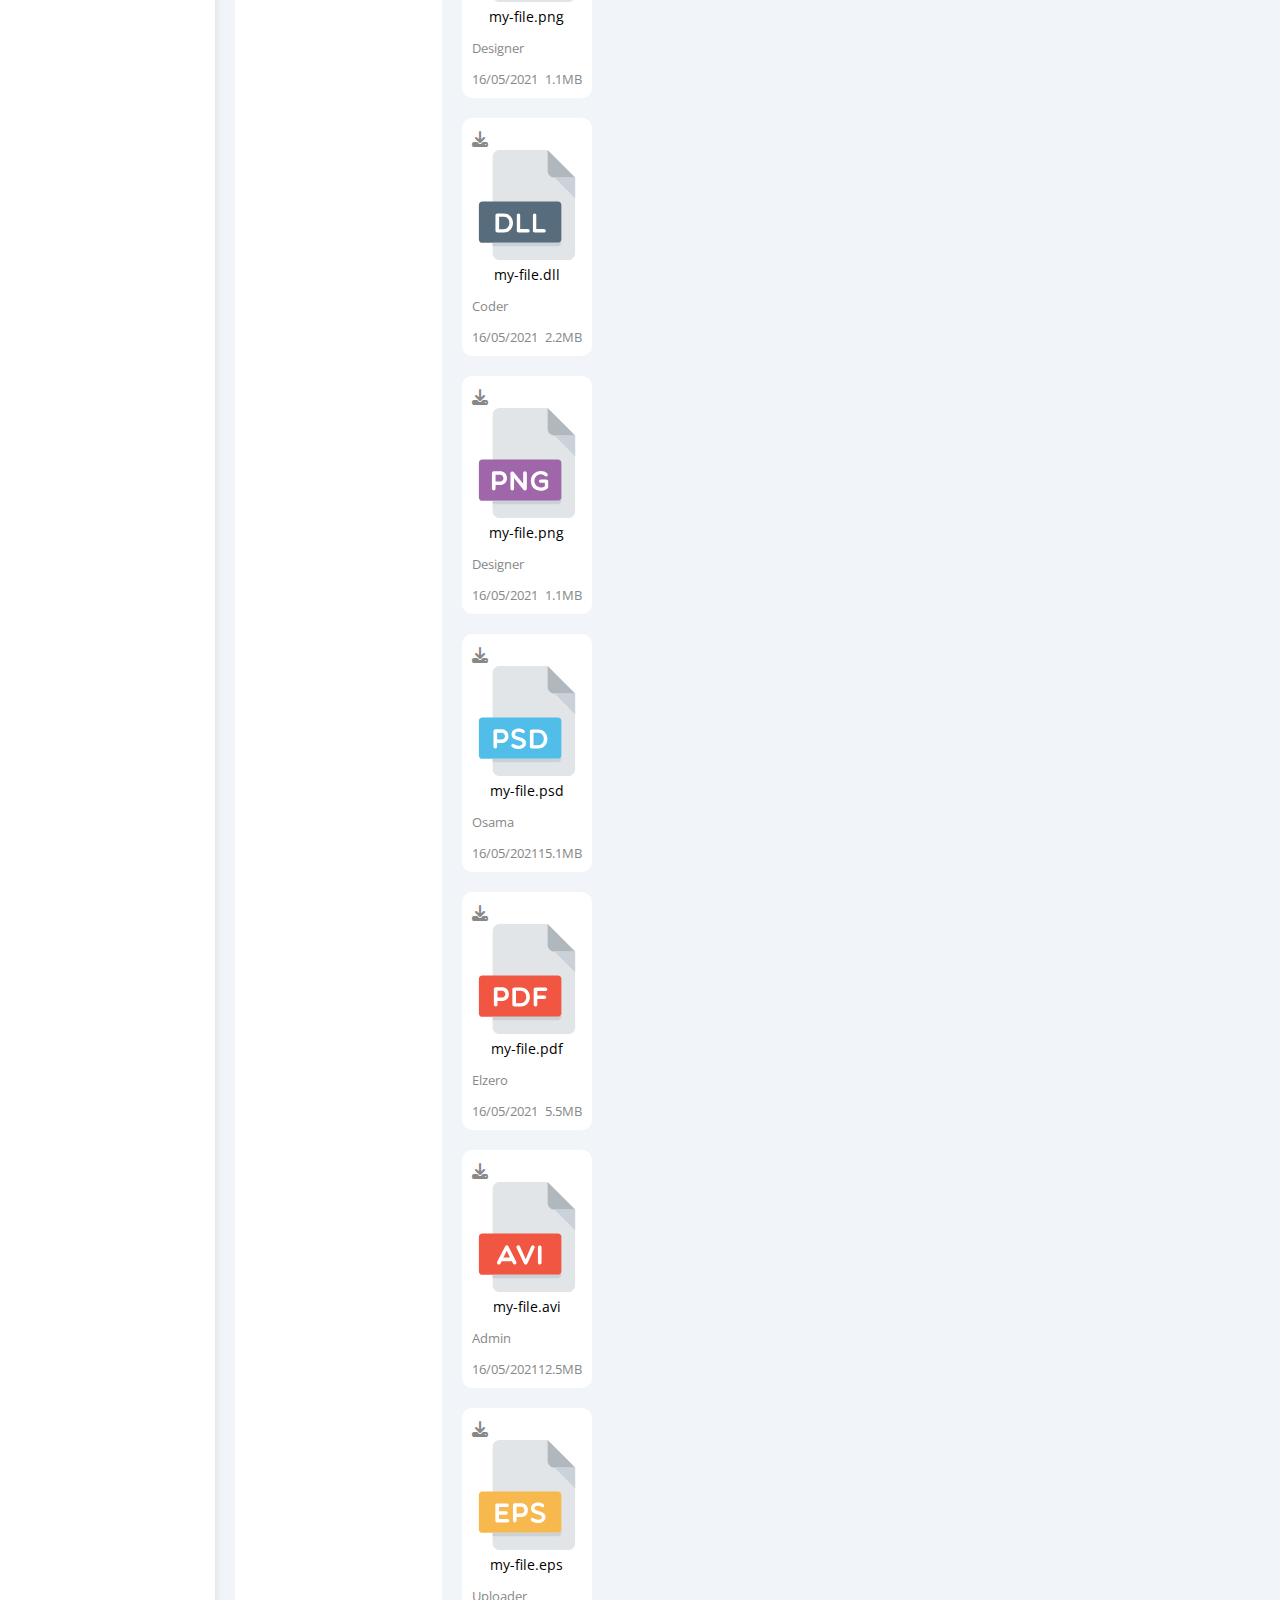
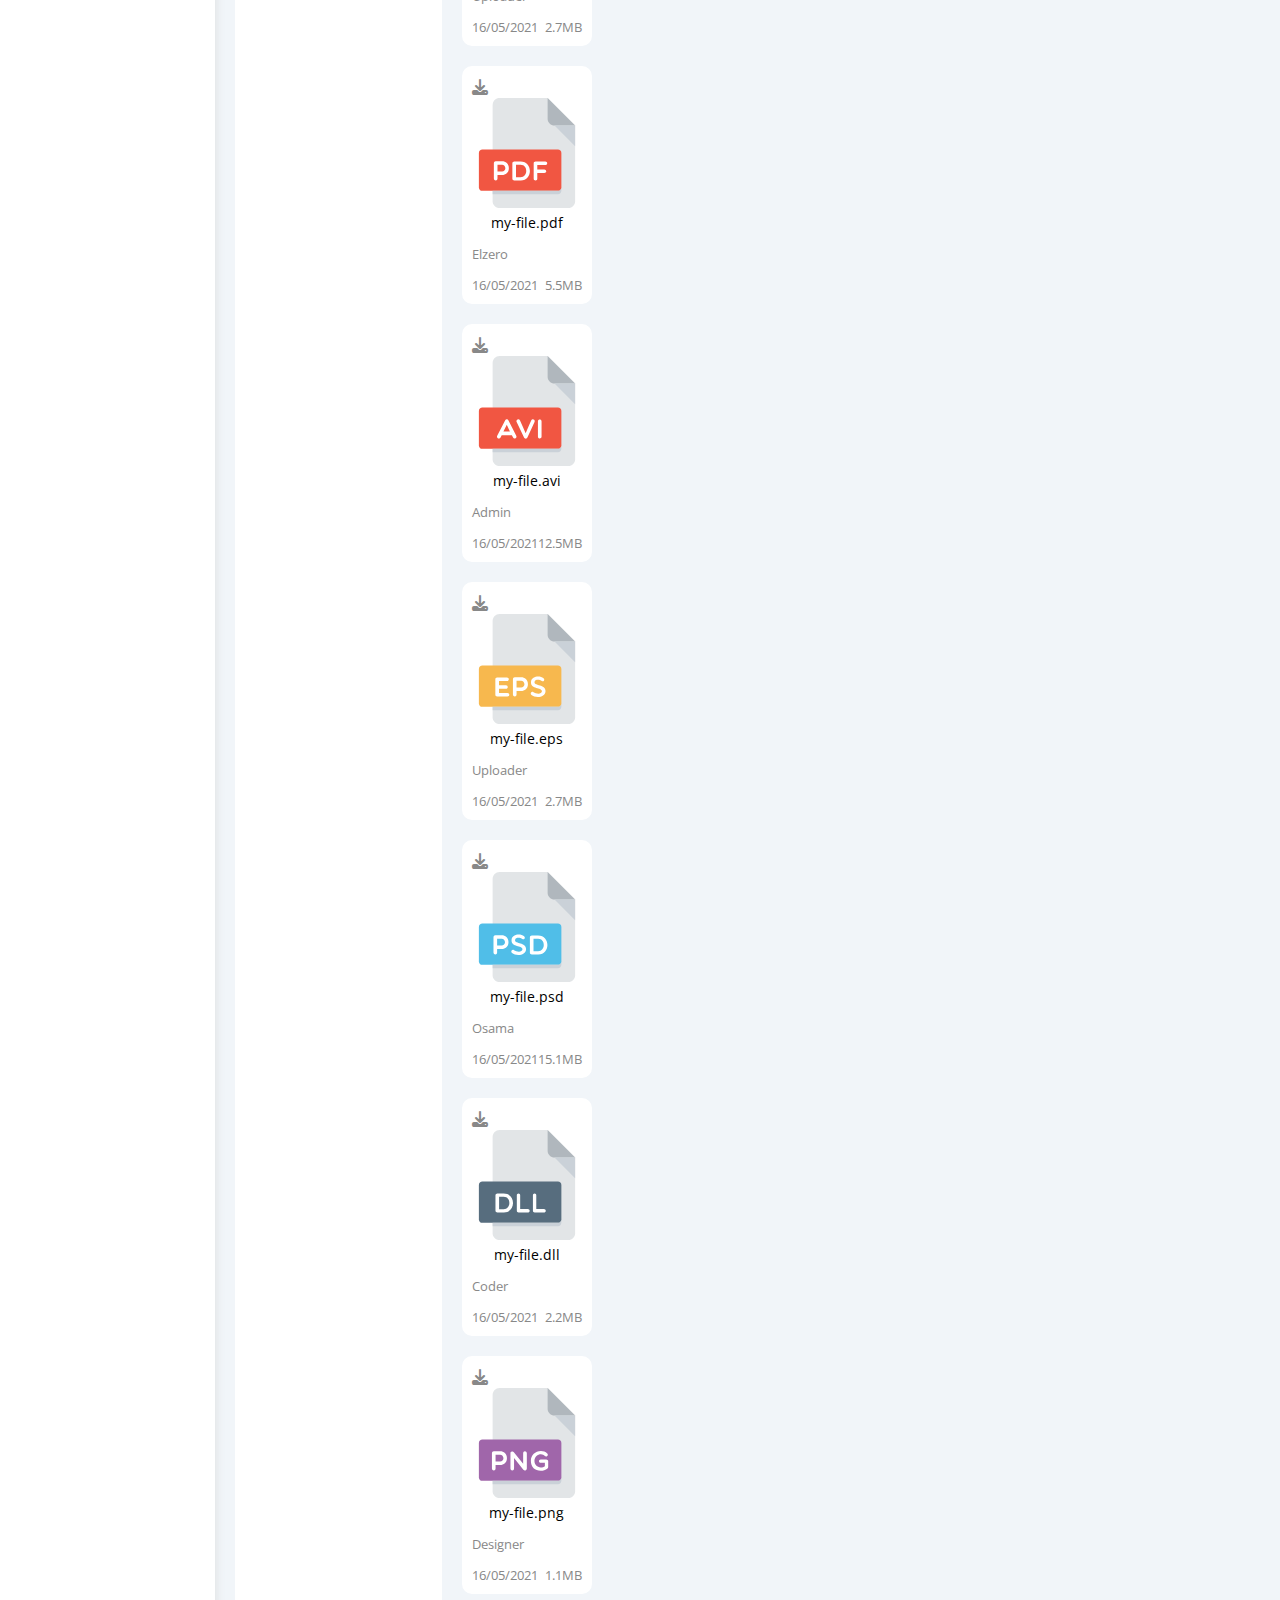
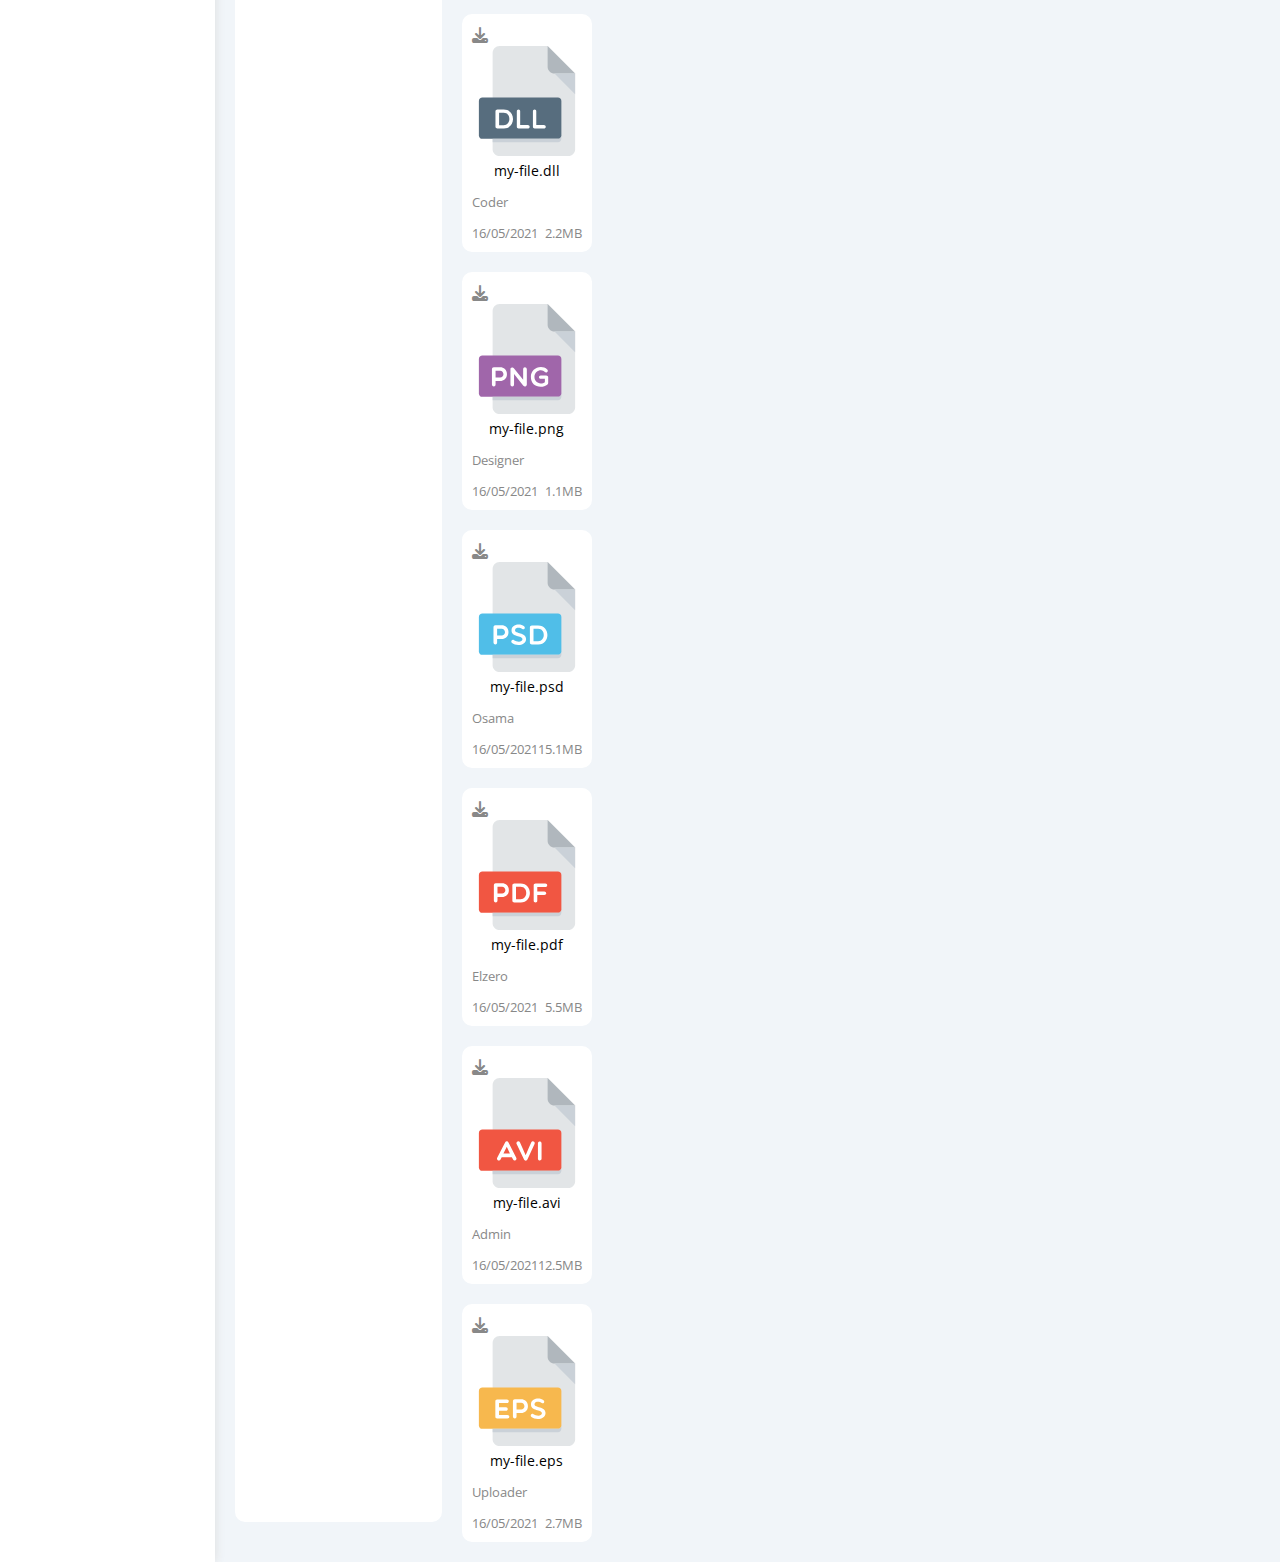
<file: files.html>
<!DOCTYPE html>
<html lang="en">

<head>
    <meta charset="UTF-8" />
    <meta name="viewport" content="width=device-width, initial-scale=1.0" />
    <title>Files</title>
    <link rel="stylesheet" href="css/all.min.css" />
    <link rel="stylesheet" href="css/framework.css" />
    <link rel="stylesheet" href="css/master.css" />

    <!-- Google font  -->
    <link rel="preconnect" href="https://fonts.googleapis.com" />
    <link rel="preconnect" href="https://fonts.gstatic.com" crossorigin />
    <link
        href="https://fonts.googleapis.com/css2?family=Cairo:wght@200..1000&family=Open+Sans:ital,wght@0,300..800;1,300..800&family=Outfit:wght@100..900&family=Work+Sans:ital,wght@0,100..900;1,100..900&family=Young+Serif&display=swap"
        rel="stylesheet" />
</head>

<body>
    <div class="page d-flex">
        <!-- start sidebar  -->
        <div class="sidebar p-20 bg-white relative">
            <h3 class="text-c mt-0 relative">Alshujaa</h3>
            <ul>
                <li>
                    <a class="c-black p-10 d-flex align-c fs-14 rad-6" href="index.html"><i
                            class="fa-regular fa-chart-bar fa-fw"></i>

                        <span> Dashboard </span></a>
                </li>
                <li>
                    <a class="c-black p-10 d-flex align-c fs-14 rad-6" href="setting.html"><i
                            class="fa-solid fa-gear fa-fw"></i>

                        <span> Settings </span>
                    </a>
                </li>
                <li>
                    <a class="c-black p-10 d-flex align-c fs-14 rad-6" href="profile.html"><i
                            class="fa-solid fa-user fa-fw"></i> <span> Profile </span></a>
                </li>
                <li>
                    <a class="c-black p-10 d-flex align-c fs-14 rad-6" href="project.html"><i
                            class="fa-solid fa-diagram-project fa-fw"></i>

                        <span> Project </span></a>
                </li>
                <li>
                    <a class="c-black p-10 d-flex align-c fs-14 rad-6" href="courses.html"><i
                            class="fa-solid fa-graduation-cap fa-fw"></i>

                        <span> Courses </span></a>
                </li>
                <li>
                    <a class="c-black p-10 d-flex align-c fs-14 rad-6" href="Friends.html"><i
                            class="fa-regular fa-circle-user fa-fw"></i>

                        <span> Friends </span>
                    </a>
                </li>
                <li>
                    <a class="active c-black p-10 d-flex align-c fs-14 rad-6" href="files.html"><i
                            class="fa-solid fa-file fa-fw"></i>
                        <span> Files </span>
                    </a>
                </li>
                <li>
                    <a class="c-black p-10 d-flex align-c fs-14 rad-6" href="plans.html"><i
                            class="fa-regular fa-credit-card fa-fw"></i>

                        <span> Plans </span>
                    </a>
                </li>
            </ul>
        </div>
        <!-- end sidebar  -->
        <!-- start content  -->
        <div class="content w-full">
            <!-- start header  -->
            <header class="d-flex align-c bg-white p-15 jc-s-bet">
                <div class="search relative">
                    <i class="fa-solid fa-magnifying-glass fa-lg"></i>
                    <input class="p-10" type="search" placeholder="Type A Keyword" />
                </div>
                <div class="icon d-flex align-c">
                    <a class="c-black" href="profile.html">
                        <span class="relative not">
                            <i class="fa-regular fa-bell fa-lg fa-lg"></i>
                        </span>
                    </a>

                    <a href="profile.html"><img src="img/avatar.png" alt="photo" /></a>
                </div>
            </header>
            <!--end header  -->
            <h1 class="relative">Files</h1>
            <!-- start files page  -->
            <div class="files-page d-flex mobil-block gap-20 m-20">
                <!-- start files  -->
                <div class="files rad-10 bg-white p-20 mb-20">
                    <h2 class="m-0 mb-15 mobile-text-c">Files Statistics</h2>
                    <div class="box d-flex p-10 align-c rad-6 fs-13 bo-eee mb-15">
                        <i class="fa-regular fa-file-pdf c-blue flex pdf fa-lg"></i>
                        <div class="info">
                            <span>PDF Files</span>
                            <span class="c-gray d-block mt-5">130</span>
                        </div>
                        <span class="c-gray">6.5GB</span>
                    </div>
                    <div class="box d-flex p-10 align-c rad-6 fs-13 bo-eee mb-15">
                        <i class="fa-regular fa-images flex c-green images fa-lg"></i>
                        <div class="info">
                            <span>Images</span>
                            <span class="c-gray d-block mt-5">115 Files </span>
                        </div>
                        <span class="c-gray">3.5GB</span>
                    </div>
                    <div class="box d-flex p-10 align-c rad-6 fs-13 bo-eee mb-15">
                        <i class="fa-regular fa-file-word flex c-red word fa-lg"></i>
                        <div class="info">
                            <span>Word Files</span>
                            <span class="c-gray d-block mt-5">110 Files</span>
                        </div>
                        <span class="c-gray">3.2GB</span>
                    </div>
                    <div class="box d-flex p-10 align-c rad-6 fs-13 bo-eee mb-15">
                        <i class="fa-solid fa-file-csv flex c-yello csv fa-lg"></i>
                        <div class="info">
                            <span>CSV Files</span>
                            <span class="c-gray d-block mt-5">99 Files</span>
                        </div>
                        <span class="c-gray">2.9GB</span>
                    </div>
                    <a class="bg-blue  c-white fs-13 rad-6 d-block  w-fit" href="#">
                        <i class="fa-solid fa-angles-up"></i>
                        Upload
                    </a>
                </div>
                <!-- end file  -->
                <!-- start files-content  -->
                <div class="files-content d-grid gap-20 ">
                    <div class="box rad-10 bg-white p-10 relative">
                        <i class="fa-solid fa-download c-gray abs"></i>
                        <div class="image text-c">
                            <img class="mt-15 mb-15" src="img/pdf.svg" alt="">
                            <p class="m-0 mb-10 fs-14">my-file.pdf</p>
                        </div>
                        <p class="c-gray fs-13">Elzero</p>
                        <div class="text c-gray fs-13 flex-bet mt-10 pt-10">
                            <span>20/05/2020</span>
                            <span> 5.5MB</span>
                        </div>
                    </div>
                    <div class="box rad-10 bg-white p-10 relative">
                        <i class="fa-solid fa-download c-gray abs"></i>
                        <div class="image text-c">
                            <img class="mt-15 mb-15" src="img/avi.svg" alt="">
                            <p class="m-0 mb-10 fs-14">my-file.avi</p>
                        </div>
                        <p class="c-gray fs-13">Admin</p>
                        <div class="text c-gray fs-13 flex-bet mt-10 pt-10">
                            <span>16/05/2021</span>
                            <span> 12.5MB</span>
                        </div>
                    </div>
                    <div class="box rad-10 bg-white p-10 relative">
                        <i class="fa-solid fa-download c-gray abs"></i>
                        <div class="image text-c">
                            <img class="mt-15 mb-15" src="img/eps.svg" alt="">
                            <p class="m-0 mb-10 fs-14">my-file.eps</p>
                        </div>
                        <p class="c-gray fs-13">Uploader</p>
                        <div class="text c-gray fs-13 flex-bet mt-10 pt-10">
                            <span>16/05/2021</span>
                            <span> 2.7MB</span>
                        </div>
                    </div>
                    <div class="box rad-10 bg-white p-10 relative">
                        <i class="fa-solid fa-download c-gray abs"></i>
                        <div class="image text-c">
                            <img class="mt-15 mb-15" src="img/psd.svg" alt="">
                            <p class="m-0 mb-10 fs-14">my-file.psd</p>
                        </div>
                        <p class="c-gray fs-13">Osama</p>
                        <div class="text c-gray fs-13 flex-bet mt-10 pt-10">
                            <span>16/05/2021</span>
                            <span> 15.1MB</span>
                        </div>
                    </div>
                    <div class="box rad-10 bg-white p-10 relative">
                        <i class="fa-solid fa-download c-gray abs"></i>
                        <div class="image text-c">
                            <img class="mt-15 mb-15" src="img/dll.svg" alt="">
                            <p class="m-0 mb-10 fs-14">my-file.dll</p>
                        </div>
                        <p class="c-gray fs-13">Coder</p>
                        <div class="text c-gray fs-13 flex-bet mt-10 pt-10">
                            <span>16/05/2021</span>
                            <span> 2.2MB</span>
                        </div>
                    </div>
                    <div class="box rad-10 bg-white p-10 relative">
                        <i class="fa-solid fa-download c-gray abs"></i>
                        <div class="image text-c">
                            <img class="mt-15 mb-15" src="img/png.svg" alt="">
                            <p class="m-0 mb-10 fs-14">my-file.png</p>
                        </div>
                        <p class="c-gray fs-13">Designer</p>
                        <div class="text c-gray fs-13 flex-bet mt-10 pt-10">
                            <span>16/05/2021</span>
                            <span> 1.1MB</span>
                        </div>
                    </div>
                    <div class="box rad-10 bg-white p-10 relative">
                        <i class="fa-solid fa-download c-gray abs"></i>
                        <div class="image text-c">
                            <img class="mt-15 mb-15" src="img/dll.svg" alt="">
                            <p class="m-0 mb-10 fs-14">my-file.dll</p>
                        </div>
                        <p class="c-gray fs-13">Coder</p>
                        <div class="text c-gray fs-13 flex-bet mt-10 pt-10">
                            <span>16/05/2021</span>
                            <span> 2.2MB</span>
                        </div>
                    </div>
                    <div class="box rad-10 bg-white p-10 relative">
                        <i class="fa-solid fa-download c-gray abs"></i>
                        <div class="image text-c">
                            <img class="mt-15 mb-15" src="img/png.svg" alt="">
                            <p class="m-0 mb-10 fs-14">my-file.png</p>
                        </div>
                        <p class="c-gray fs-13">Designer</p>
                        <div class="text c-gray fs-13 flex-bet mt-10 pt-10">
                            <span>16/05/2021</span>
                            <span> 1.1MB</span>
                        </div>
                    </div>
                    <div class="box rad-10 bg-white p-10 relative">
                        <i class="fa-solid fa-download c-gray abs"></i>
                        <div class="image text-c">
                            <img class="mt-15 mb-15" src="img/psd.svg" alt="">
                            <p class="m-0 mb-10 fs-14">my-file.psd</p>
                        </div>
                        <p class="c-gray fs-13">Osama</p>
                        <div class="text c-gray fs-13 flex-bet mt-10 pt-10">
                            <span>16/05/2021</span>
                            <span> 15.1MB</span>
                        </div>
                    </div>
                    <div class="box rad-10 bg-white p-10 relative">
                        <i class="fa-solid fa-download c-gray abs"></i>
                        <div class="image text-c">
                            <img class="mt-15 mb-15" src="img/pdf.svg" alt="">
                            <p class="m-0 mb-10 fs-14">my-file.pdf</p>
                        </div>
                        <p class="c-gray fs-13">Elzero</p>
                        <div class="text c-gray fs-13 flex-bet mt-10 pt-10">
                            <span>16/05/2021</span>
                            <span> 5.5MB</span>
                        </div>
                    </div>
                    <div class="box rad-10 bg-white p-10 relative">
                        <i class="fa-solid fa-download c-gray abs"></i>
                        <div class="image text-c">
                            <img class="mt-15 mb-15" src="img/avi.svg" alt="">
                            <p class="m-0 mb-10 fs-14">my-file.avi</p>
                        </div>
                        <p class="c-gray fs-13">Admin</p>
                        <div class="text c-gray fs-13 flex-bet mt-10 pt-10">
                            <span>16/05/2021</span>
                            <span> 12.5MB</span>
                        </div>
                    </div>
                    <div class="box rad-10 bg-white p-10 relative">
                        <i class="fa-solid fa-download c-gray abs"></i>
                        <div class="image text-c">
                            <img class="mt-15 mb-15" src="img/eps.svg" alt="">
                            <p class="m-0 mb-10 fs-14">my-file.eps</p>
                        </div>
                        <p class="c-gray fs-13">Uploader</p>
                        <div class="text c-gray fs-13 flex-bet mt-10 pt-10">
                            <span>16/05/2021</span>
                            <span> 2.7MB</span>
                        </div>
                    </div>
                    <div class="box rad-10 bg-white p-10 relative">
                        <i class="fa-solid fa-download c-gray abs"></i>
                        <div class="image text-c">
                            <img class="mt-15 mb-15" src="img/pdf.svg" alt="">
                            <p class="m-0 mb-10 fs-14">my-file.pdf</p>
                        </div>
                        <p class="c-gray fs-13">Elzero</p>
                        <div class="text c-gray fs-13 flex-bet mt-10 pt-10">
                            <span>16/05/2021</span>
                            <span> 5.5MB</span>
                        </div>
                    </div>
                    <div class="box rad-10 bg-white p-10 relative">
                        <i class="fa-solid fa-download c-gray abs"></i>
                        <div class="image text-c">
                            <img class="mt-15 mb-15" src="img/avi.svg" alt="">
                            <p class="m-0 mb-10 fs-14">my-file.avi</p>
                        </div>
                        <p class="c-gray fs-13">Admin</p>
                        <div class="text c-gray fs-13 flex-bet mt-10 pt-10">
                            <span>16/05/2021</span>
                            <span> 12.5MB</span>
                        </div>
                    </div>
                    <div class="box rad-10 bg-white p-10 relative">
                        <i class="fa-solid fa-download c-gray abs"></i>
                        <div class="image text-c">
                            <img class="mt-15 mb-15" src="img/eps.svg" alt="">
                            <p class="m-0 mb-10 fs-14">my-file.eps</p>
                        </div>
                        <p class="c-gray fs-13">Uploader</p>
                        <div class="text c-gray fs-13 flex-bet mt-10 pt-10">
                            <span>16/05/2021</span>
                            <span> 2.7MB</span>
                        </div>
                    </div>
                    <div class="box rad-10 bg-white p-10 relative">
                        <i class="fa-solid fa-download c-gray abs"></i>
                        <div class="image text-c">
                            <img class="mt-15 mb-15" src="img/psd.svg" alt="">
                            <p class="m-0 mb-10 fs-14">my-file.psd</p>
                        </div>
                        <p class="c-gray fs-13">Osama</p>
                        <div class="text c-gray fs-13 flex-bet mt-10 pt-10">
                            <span>16/05/2021</span>
                            <span> 15.1MB</span>
                        </div>
                    </div>
                    <div class="box rad-10 bg-white p-10 relative">
                        <i class="fa-solid fa-download c-gray abs"></i>
                        <div class="image text-c">
                            <img class="mt-15 mb-15" src="img/dll.svg" alt="">
                            <p class="m-0 mb-10 fs-14">my-file.dll</p>
                        </div>
                        <p class="c-gray fs-13">Coder</p>
                        <div class="text c-gray fs-13 flex-bet mt-10 pt-10">
                            <span>16/05/2021</span>
                            <span> 2.2MB</span>
                        </div>
                    </div>
                    <div class="box rad-10 bg-white p-10 relative">
                        <i class="fa-solid fa-download c-gray abs"></i>
                        <div class="image text-c">
                            <img class="mt-15 mb-15" src="img/png.svg" alt="">
                            <p class="m-0 mb-10 fs-14">my-file.png</p>
                        </div>
                        <p class="c-gray fs-13">Designer</p>
                        <div class="text c-gray fs-13 flex-bet mt-10 pt-10">
                            <span>16/05/2021</span>
                            <span> 1.1MB</span>
                        </div>
                    </div>
                    <div class="box rad-10 bg-white p-10 relative">
                        <i class="fa-solid fa-download c-gray abs"></i>
                        <div class="image text-c">
                            <img class="mt-15 mb-15" src="img/dll.svg" alt="">
                            <p class="m-0 mb-10 fs-14">my-file.dll</p>
                        </div>
                        <p class="c-gray fs-13">Coder</p>
                        <div class="text c-gray fs-13 flex-bet mt-10 pt-10">
                            <span>16/05/2021</span>
                            <span> 2.2MB</span>
                        </div>
                    </div>
                    <div class="box rad-10 bg-white p-10 relative">
                        <i class="fa-solid fa-download c-gray abs"></i>
                        <div class="image text-c">
                            <img class="mt-15 mb-15" src="img/png.svg" alt="">
                            <p class="m-0 mb-10 fs-14">my-file.png</p>
                        </div>
                        <p class="c-gray fs-13">Designer</p>
                        <div class="text c-gray fs-13 flex-bet mt-10 pt-10">
                            <span>16/05/2021</span>
                            <span> 1.1MB</span>
                        </div>
                    </div>
                    <div class="box rad-10 bg-white p-10 relative">
                        <i class="fa-solid fa-download c-gray abs"></i>
                        <div class="image text-c">
                            <img class="mt-15 mb-15" src="img/psd.svg" alt="">
                            <p class="m-0 mb-10 fs-14">my-file.psd</p>
                        </div>
                        <p class="c-gray fs-13">Osama</p>
                        <div class="text c-gray fs-13 flex-bet mt-10 pt-10">
                            <span>16/05/2021</span>
                            <span> 15.1MB</span>
                        </div>
                    </div>
                    <div class="box rad-10 bg-white p-10 relative">
                        <i class="fa-solid fa-download c-gray abs"></i>
                        <div class="image text-c">
                            <img class="mt-15 mb-15" src="img/pdf.svg" alt="">
                            <p class="m-0 mb-10 fs-14">my-file.pdf</p>
                        </div>
                        <p class="c-gray fs-13">Elzero</p>
                        <div class="text c-gray fs-13 flex-bet mt-10 pt-10">
                            <span>16/05/2021</span>
                            <span> 5.5MB</span>
                        </div>
                    </div>
                    <div class="box rad-10 bg-white p-10 relative">
                        <i class="fa-solid fa-download c-gray abs"></i>
                        <div class="image text-c">
                            <img class="mt-15 mb-15" src="img/avi.svg" alt="">
                            <p class="m-0 mb-10 fs-14">my-file.avi</p>
                        </div>
                        <p class="c-gray fs-13">Admin</p>
                        <div class="text c-gray fs-13 flex-bet mt-10 pt-10">
                            <span>16/05/2021</span>
                            <span> 12.5MB</span>
                        </div>
                    </div>
                    <div class="box rad-10 bg-white p-10 relative">
                        <i class="fa-solid fa-download c-gray abs"></i>
                        <div class="image text-c">
                            <img class="mt-15 mb-15" src="img/eps.svg" alt="">
                            <p class="m-0 mb-10 fs-14">my-file.eps</p>
                        </div>
                        <p class="c-gray fs-13">Uploader</p>
                        <div class="text c-gray fs-13 flex-bet mt-10 pt-10">
                            <span>16/05/2021</span>
                            <span> 2.7MB</span>
                        </div>
                    </div>
                </div>
                <!-- end files-content  -->
            </div>
            <!-- end files page  -->
        </div>
    </div>
</body>
</html>
</file>
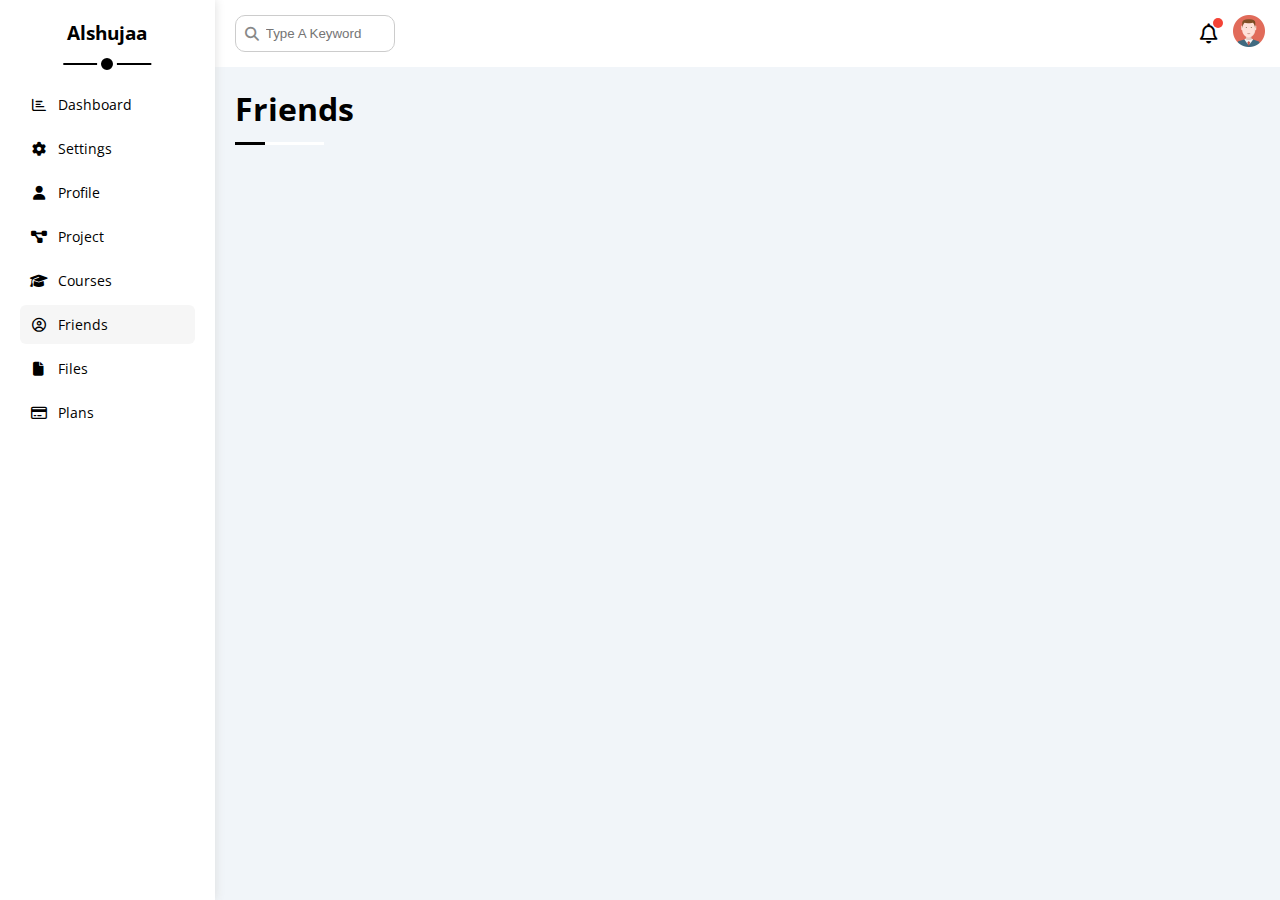
<file: Friends.html>
<!DOCTYPE html>
<html lang="en">

<head>
    <meta charset="UTF-8" />
    <meta name="viewport" content="width=device-width, initial-scale=1.0" />
    <title>Friends</title>
    <link rel="stylesheet" href="css/all.min.css" />
    <link rel="stylesheet" href="css/framework.css" />
    <link rel="stylesheet" href="css/master.css" />

    <!-- Google font  -->
    <link rel="preconnect" href="https://fonts.googleapis.com" />
    <link rel="preconnect" href="https://fonts.gstatic.com" crossorigin />
    <link
        href="https://fonts.googleapis.com/css2?family=Cairo:wght@200..1000&family=Open+Sans:ital,wght@0,300..800;1,300..800&family=Outfit:wght@100..900&family=Work+Sans:ital,wght@0,100..900;1,100..900&family=Young+Serif&display=swap"
        rel="stylesheet" />
</head>

<body>
    <div class="page d-flex">
        <!-- start sidebar  -->
        <div class="sidebar p-20 bg-white relative">
            <h3 class="text-c mt-0 relative">Alshujaa</h3>
            <ul>
                <li>
                    <a class=" c-black p-10 d-flex align-c fs-14 rad-6" href="index.html"><i
                            class="fa-regular fa-chart-bar fa-fw "></i>

                        <span> Dashboard </span></a>
                </li>
                <li>
                    <a class=" c-black p-10 d-flex align-c fs-14 rad-6" href="setting.html"><i
                            class="fa-solid fa-gear fa-fw "></i>

                        <span> Settings </span>
                    </a>
                </li>
                <li>
                    <a class="c-black p-10 d-flex align-c fs-14 rad-6" href="profile.html"><i
                            class="fa-solid fa-user fa-fw "></i>
                        <span>
                            Profile </span></a>
                </li>
                <li>
                    <a class="c-black p-10 d-flex align-c fs-14 rad-6" href="project.html"><i
                            class="fa-solid fa-diagram-project fa-fw "></i>

                        <span> Project </span></a>
                </li>
                <li>
                    <a class="c-black p-10 d-flex align-c fs-14 rad-6" href="courses.html"><i
                            class="fa-solid fa-graduation-cap fa-fw "></i>

                        <span> Courses </span></a>
                </li>
                <li>
                    <a class="active c-black p-10 d-flex align-c fs-14 rad-6" href="Friends.html"><i
                            class="fa-regular fa-circle-user fa-fw "></i>

                        <span> Friends </span>
                    </a>
                </li>
                <li>
                    <a class="c-black p-10 d-flex align-c fs-14 rad-6" href="files.html"><i
                            class="fa-solid fa-file fa-fw "></i>
                        <span>
                            Files
                        </span>
                    </a>
                </li>
                <li>
                    <a class="c-black p-10 d-flex align-c fs-14 rad-6" href="plans.html"><i
                            class="fa-regular fa-credit-card fa-fw "></i>

                        <span> Plans </span>
                    </a>
                </li>
            </ul>
        </div>
        <!-- end sidebar  -->
        <!-- start content  -->
        <div class="content w-full">
            <!-- start header  -->
            <header class="d-flex align-c bg-white p-15 jc-s-bet">
                <div class="search relative">
                    <i class="fa-solid fa-magnifying-glass fa-lg"></i>
                    <input class="p-10" type="search" placeholder="Type A Keyword" />
                </div>
                <div class="icon d-flex align-c">
                    <a class="c-black" href="profile.html">
                        <span class="relative not">
                            <i class="fa-regular fa-bell fa-lg fa-lg"></i>
                        </span>
                    </a>

                    <a href="profile.html"><img src="img/avatar.png" alt="photo" /></a>
                </div>
            </header>
            <!--end header  -->
            <h1 class="relative">Friends</h1>
        </div>
    </div>
</body>

</html>
</file>
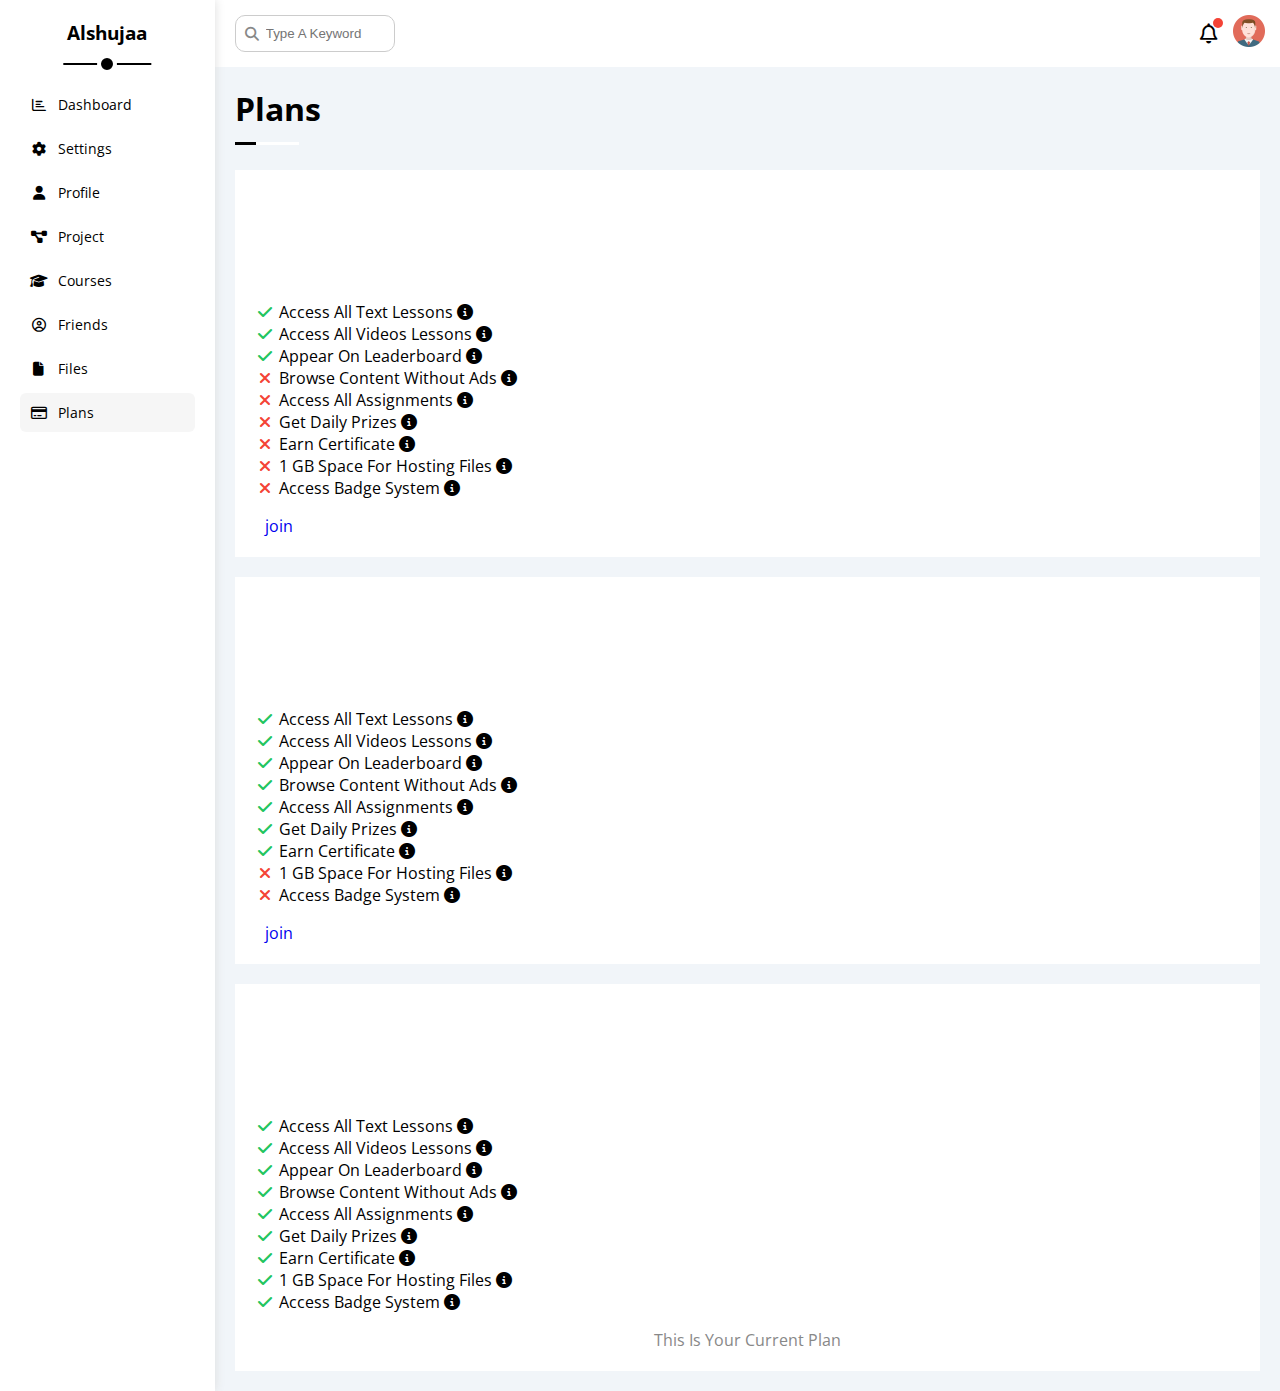
<file: plans.html>
<!DOCTYPE html>
<html lang="en">

<head>
    <meta charset="UTF-8" />
    <meta name="viewport" content="width=device-width, initial-scale=1.0" />
    <title>Plans</title>
    <link rel="stylesheet" href="css/all.min.css" />
    <link rel="stylesheet" href="css/framework.css" />
    <link rel="stylesheet" href="css/master.css" />

    <!-- Google font  -->
    <link rel="preconnect" href="https://fonts.googleapis.com" />
    <link rel="preconnect" href="https://fonts.gstatic.com" crossorigin />
    <link
        href="https://fonts.googleapis.com/css2?family=Cairo:wght@200..1000&family=Open+Sans:ital,wght@0,300..800;1,300..800&family=Outfit:wght@100..900&family=Work+Sans:ital,wght@0,100..900;1,100..900&family=Young+Serif&display=swap"
        rel="stylesheet" />
</head>

<body>
    <div class="page d-flex">
        <!-- start sidebar  -->
        <div class="sidebar p-20 bg-white relative">
            <h3 class="text-c mt-0 relative">Alshujaa</h3>
            <ul>
                <li>
                    <a class="c-black p-10 d-flex align-c fs-14 rad-6" href="index.html"><i
                            class="fa-regular fa-chart-bar fa-fw"></i>

                        <span> Dashboard </span></a>
                </li>
                <li>
                    <a class="c-black p-10 d-flex align-c fs-14 rad-6" href="setting.html"><i
                            class="fa-solid fa-gear fa-fw"></i>

                        <span> Settings </span>
                    </a>
                </li>
                <li>
                    <a class="c-black p-10 d-flex align-c fs-14 rad-6" href="profile.html"><i
                            class="fa-solid fa-user fa-fw"></i> <span> Profile </span></a>
                </li>
                <li>
                    <a class="c-black p-10 d-flex align-c fs-14 rad-6" href="project.html"><i
                            class="fa-solid fa-diagram-project fa-fw"></i>

                        <span> Project </span></a>
                </li>
                <li>
                    <a class="c-black p-10 d-flex align-c fs-14 rad-6" href="courses.html"><i
                            class="fa-solid fa-graduation-cap fa-fw"></i>

                        <span> Courses </span></a>
                </li>
                <li>
                    <a class="c-black p-10 d-flex align-c fs-14 rad-6" href="Friends.html"><i
                            class="fa-regular fa-circle-user fa-fw"></i>

                        <span> Friends </span>
                    </a>
                </li>
                <li>
                    <a class="c-black p-10 d-flex align-c fs-14 rad-6" href="files.html"><i
                            class="fa-solid fa-file fa-fw"></i>
                        <span> Files </span>
                    </a>
                </li>
                <li>
                    <a class="active c-black p-10 d-flex align-c fs-14 rad-6" href="plans.html"><i
                            class="fa-regular fa-credit-card fa-fw"></i>

                        <span> Plans </span>
                    </a>
                </li>
            </ul>
        </div>
        <!-- end sidebar  -->
        <!-- start content  -->
        <div class="content w-full">
            <!-- start header  -->
            <header class="d-flex align-c bg-white p-15 jc-s-bet">
                <div class="search relative">
                    <i class="fa-solid fa-magnifying-glass fa-lg"></i>
                    <input class="p-10" type="search" placeholder="Type A Keyword" />
                </div>
                <div class="icon d-flex align-c">
                    <a class="c-black" href="profile.html">
                        <span class="relative not">
                            <i class="fa-regular fa-bell fa-lg fa-lg"></i>
                        </span>
                    </a>

                    <a href="profile.html"><img src="img/avatar.png" alt="photo" /></a>
                </div>
            </header>
            <!--end header  -->
            <h1 class="relative">Plans</h1>
            <!-- start plans page  -->
            <div class="plans-page m-20 gap-20 d-grid">
                <div class="plan bg-white p-20 free">
                    <div class="text text-c p-20">
                        <h2 class="m-0 c-white">Free</h2>
                        <div class=" c-white ">
                            <span>$</span>
                            0.00
                        </div>
                    </div>
                    <ul>
                        <li>
                            <i class="fa-solid fa-check c-green fa-fw"></i>
                            <span>Access All Text Lessons</span>
                            <i class="fa-solid fa-circle-info info"></i>
                        </li>
                        <li>
                            <i class="fa-solid fa-check c-green fa-fw"></i>
                            <span>Access All Videos Lessons</span>
                            <i class="fa-solid fa-circle-info info"></i>
                        </li>
                        <li>
                            <i class="fa-solid fa-check c-green fa-fw"></i>
                            <span>Appear On Leaderboard</span>
                            <i class="fa-solid fa-circle-info info"></i>
                        </li>
                        <li>
                            <i class="fa-solid fa-xmark c-red fa-fw"></i>
                            <span>
                                Browse Content Without Ads</span>
                                <i class="fa-solid fa-circle-info info"></i>
                        </li>
                        <li>
                            <i class="fa-solid fa-xmark c-red fa-fw"></i>

                            <span>
                                Access All Assignments</span>
                                <i class="fa-solid fa-circle-info info"></i>
                        </li>
                        <li>
                            <i class="fa-solid fa-xmark c-red fa-fw"></i>

                            <span>
                                Get Daily Prizes</span>
                                <i class="fa-solid fa-circle-info info"></i>
                        </li>
                        <li>
                            <i class="fa-solid fa-xmark c-red fa-fw"></i>

                            <span>Earn Certificate</span>
                            <i class="fa-solid fa-circle-info info"></i>
                        </li>
                        <li>
                            <i class="fa-solid fa-xmark c-red fa-fw"></i>

                            <span>
                                1 GB Space For Hosting Files</span>
                                <i class="fa-solid fa-circle-info info"></i>
                        </li>
                        <li>
                            <i class="fa-solid fa-xmark c-red fa-fw"></i>

                            <span>Access Badge System
                            </span>
                            <i class="fa-solid fa-circle-info info"></i>
                        </li>
                    </ul>
                    <a class="bot-shape" href="#">join</a>
                </div>
                <div class="plan bg-white p-20 basic">
                    <div class="text text-c p-20">
                        <h2 class="m-0 c-white">Basic</h2>
                        <div class=" c-white ">
                            <span>$</span>
                            7.99
                        </div>
                    </div>
                    <ul>
                        <li>
                            <i class="fa-solid fa-check c-green fa-fw"></i>
                            <span>Access All Text Lessons</span>
                            <i class="fa-solid fa-circle-info info"></i>
                        </li>
                        <li>
                            <i class="fa-solid fa-check c-green fa-fw"></i>
                            <span>Access All Videos Lessons</span>
                            <i class="fa-solid fa-circle-info info"></i>
                        </li>
                        <li>
                            <i class="fa-solid fa-check c-green fa-fw"></i>
                            <span>Appear On Leaderboard</span>
                            <i class="fa-solid fa-circle-info info"></i>
                        </li>
                        <li>
                            <i class="fa-solid fa-check c-green fa-fw"></i>

                            <span>
                                Browse Content Without Ads</span>
                                <i class="fa-solid fa-circle-info info"></i>
                        </li>
                        <li>
                            <i class="fa-solid fa-check c-green fa-fw"></i>

                            <span>
                                Access All Assignments</span>
                                <i class="fa-solid fa-circle-info info"></i>
                        </li>
                        <li>
                            <i class="fa-solid fa-check c-green fa-fw"></i>

                            <span>
                                Get Daily Prizes</span>
                                <i class="fa-solid fa-circle-info info"></i>
                        </li>
                        <li>
                            <i class="fa-solid fa-check c-green fa-fw"></i>

                            <span>Earn Certificate</span>
                            <i class="fa-solid fa-circle-info info"></i>
                        </li>
                        <li>
                            <i class="fa-solid fa-xmark c-red fa-fw"></i>

                            <span>
                                1 GB Space For Hosting Files</span>
                                <i class="fa-solid fa-circle-info info"></i>
                        </li>
                        <li>
                            <i class="fa-solid fa-xmark c-red fa-fw"></i>

                            <span>Access Badge System
                            </span>
                            <i class="fa-solid fa-circle-info info"></i>
                        </li>
                    </ul>
                    <a class="bot-shape" href="#">join</a>
                </div>
                <div class="plan bg-white p-20 premium">
                    <div class="text text-c p-20">
                        <h2 class="m-0 c-white">Premium </h2>
                        <div class=" c-white ">
                            <span>$</span>
                            19.99
                        </div>
                    </div>
                    <ul>
                        <li>
                            <i class="fa-solid fa-check c-green fa-fw"></i>
                            <span>Access All Text Lessons</span>
                            <i class="fa-solid fa-circle-info info"></i>
                        </li>
                        <li>
                            <i class="fa-solid fa-check c-green fa-fw"></i>
                            <span>Access All Videos Lessons</span>
                            <i class="fa-solid fa-circle-info info"></i>
                        </li>
                        <li>
                            <i class="fa-solid fa-check c-green fa-fw"></i>
                            <span>Appear On Leaderboard</span>
                            <i class="fa-solid fa-circle-info info"></i>
                        </li>
                        <li>
                            <i class="fa-solid fa-check c-green fa-fw"></i>

                            <span>
                                Browse Content Without Ads</span>
                                <i class="fa-solid fa-circle-info info"></i>
                        </li>
                        <li>
                            <i class="fa-solid fa-check c-green fa-fw"></i>

                            <span>
                                Access All Assignments</span>
                                <i class="fa-solid fa-circle-info info"></i>
                        </li>
                        <li>
                            <i class="fa-solid fa-check c-green fa-fw"></i>

                            <span>
                                Get Daily Prizes</span>
                                <i class="fa-solid fa-circle-info info"></i>
                        </li>
                        <li>
                            <i class="fa-solid fa-check c-green fa-fw"></i>

                            <span>Earn Certificate</span>
                            <i class="fa-solid fa-circle-info info"></i>
                        </li>
                        <li>
                            <i class="fa-solid fa-check c-green fa-fw"></i>

                            <span>
                                1 GB Space For Hosting Files</span>
                                <i class="fa-solid fa-circle-info info"></i>
                        </li>
                        <li>
                            <i class="fa-solid fa-check c-green fa-fw"></i>

                            <span>Access Badge System
                            </span>
                            <i class="fa-solid fa-circle-info info"></i>
                        </li>
                    </ul>
                    <p class="c-gray m-0 text-c">This Is Your Current Plan</p>
                </div>
            </div>
            <!-- end plans page  -->
        </div>
    </div>
</body>

</html>
</file>
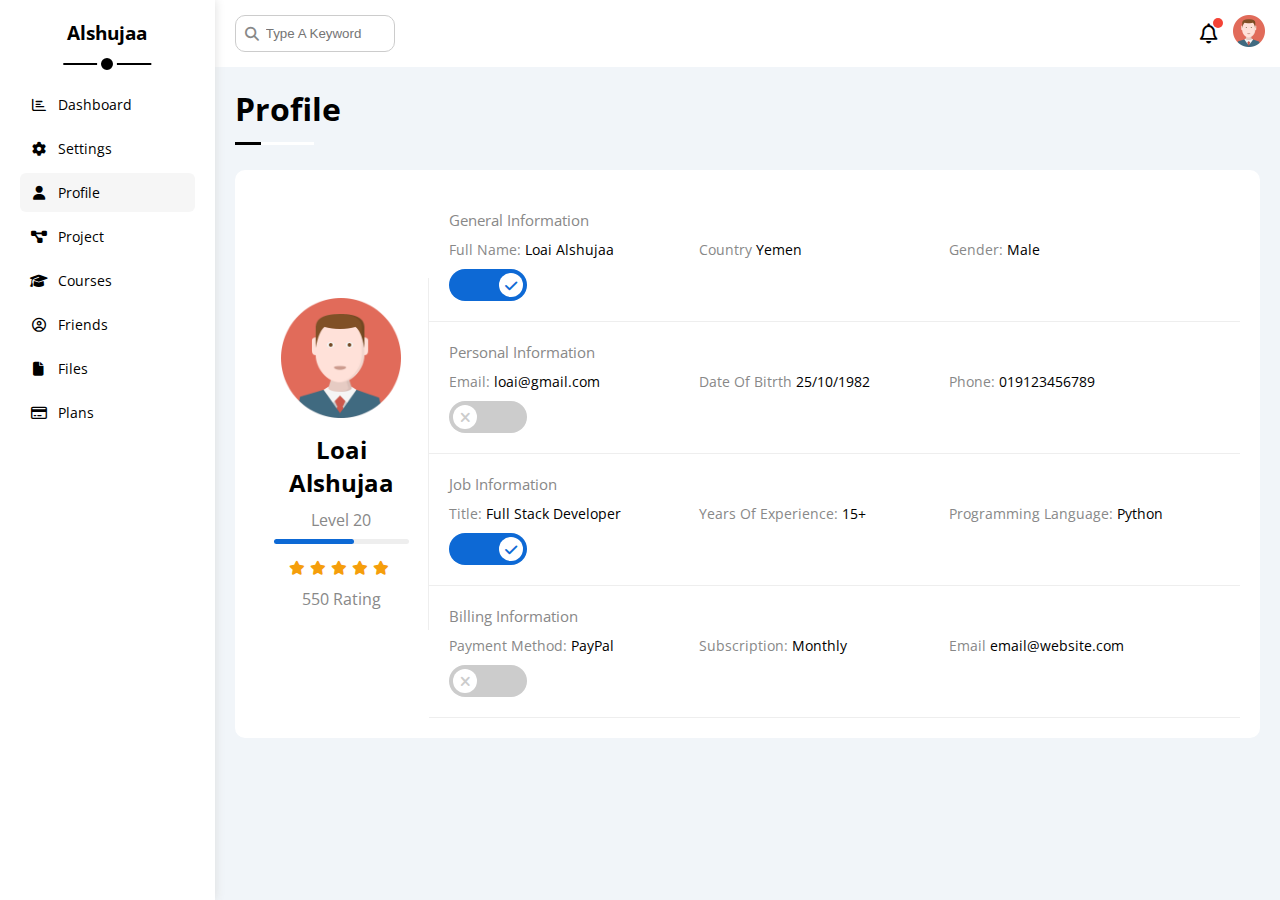
<file: profile.html>
<!DOCTYPE html>
<html lang="en">

<head>
    <meta charset="UTF-8" />
    <meta name="viewport" content="width=device-width, initial-scale=1.0" />
    <title>Profile</title>
    <link rel="stylesheet" href="css/all.min.css" />
    <link rel="stylesheet" href="css/framework.css" />
    <link rel="stylesheet" href="css/master.css" />

    <!-- Google font  -->
    <link rel="preconnect" href="https://fonts.googleapis.com" />
    <link rel="preconnect" href="https://fonts.gstatic.com" crossorigin />
    <link
        href="https://fonts.googleapis.com/css2?family=Cairo:wght@200..1000&family=Open+Sans:ital,wght@0,300..800;1,300..800&family=Outfit:wght@100..900&family=Work+Sans:ital,wght@0,100..900;1,100..900&family=Young+Serif&display=swap"
        rel="stylesheet" />
</head>

<body>
    <div class="page d-flex">
        <!-- start sidebar  -->
        <div class="sidebar p-20 bg-white relative">
            <h3 class="text-c mt-0 relative">Alshujaa</h3>
            <ul>
                <li>
                    <a class="c-black p-10 d-flex align-c fs-14 rad-6" href="index.html"><i
                            class="fa-regular fa-chart-bar fa-fw"></i>

                        <span> Dashboard </span></a>
                </li>
                <li>
                    <a class="c-black p-10 d-flex align-c fs-14 rad-6" href="setting.html"><i
                            class="fa-solid fa-gear fa-fw"></i>

                        <span> Settings </span>
                    </a>
                </li>
                <li>
                    <a class="active c-black p-10 d-flex align-c fs-14 rad-6" href="profile.html"><i
                            class="fa-solid fa-user fa-fw"></i> <span> Profile </span></a>
                </li>
                <li>
                    <a class="c-black p-10 d-flex align-c fs-14 rad-6" href="project.html"><i
                            class="fa-solid fa-diagram-project fa-fw"></i>

                        <span> Project </span></a>
                </li>
                <li>
                    <a class="c-black p-10 d-flex align-c fs-14 rad-6" href="courses.html"><i
                            class="fa-solid fa-graduation-cap fa-fw"></i>

                        <span> Courses </span></a>
                </li>
                <li>
                    <a class="c-black p-10 d-flex align-c fs-14 rad-6" href="Friends.html"><i
                            class="fa-regular fa-circle-user fa-fw"></i>

                        <span> Friends </span>
                    </a>
                </li>
                <li>
                    <a class="c-black p-10 d-flex align-c fs-14 rad-6" href="files.html"><i
                            class="fa-solid fa-file fa-fw"></i>
                        <span> Files </span>
                    </a>
                </li>
                <li>
                    <a class="c-black p-10 d-flex align-c fs-14 rad-6" href="plans.html"><i
                            class="fa-regular fa-credit-card fa-fw"></i>

                        <span> Plans </span>
                    </a>
                </li>
            </ul>
        </div>
        <!-- end sidebar  -->
        <!-- start content  -->
        <div class="content w-full">
            <!-- start header  -->
            <header class="d-flex align-c bg-white p-15 jc-s-bet">
                <div class="search relative">
                    <i class="fa-solid fa-magnifying-glass fa-lg"></i>
                    <input class="p-10" type="search" placeholder="Type A Keyword" />
                </div>
                <div class="icon d-flex align-c">
                    <a class="c-black" href="profile.html">
                        <span class="relative not">
                            <i class="fa-regular fa-bell fa-lg fa-lg"></i>
                        </span>
                    </a>

                    <a href="profile.html"><img src="img/avatar.png" alt="photo" /></a>
                </div>
            </header>
            <!--end header  -->
            <h1 class="relative">Profile</h1>
            <div class="profile-page m-20 ">
                <div class="prfile-box bg-white p-20 rad-10 d-flex align-c">
                    <div class="img text-c p-20">
                        <img src="img/avatar.png" alt="" />
                        <h2 class="m-0 mt-10 relative">Loai Alshujaa</h2>
                        <span class="c-gray mb-20 d-block mt-10">Level 20</span>
                        <div class="icon mt-25 mb-10">
                            <i class="fa-solid fa-star c-yello fs-14 mr-5"></i><i
                                class="fa-solid fa-star c-yello fs-14 mr-5"></i><i
                                class="fa-solid fa-star c-yello fs-14 mr-5"></i><i
                                class="fa-solid fa-star c-yello fs-14 mr-5"></i><i
                                class="fa-solid fa-star c-yello fs-14 mr-5"></i>
                        </div>
                        <span class="c-gray mt-5">550 Rating</span>
                    </div>
                    <div class="content w-full mobile-text-c">
                        <div class="box p-20 d-flex align-c">
                            <h4 class="c-gray w-full m-0 fs-15">General Information</h4>
                            <div class="fs-14">
                                <span class="c-gray">Full Name:</span>
                                <span>Loai Alshujaa</span>
                            </div>
                            <div class="fs-14">
                                <span class="c-gray">Country</span>
                                <span>Yemen</span>
                            </div>
                            <div class="fs-14">
                                <span class="c-gray">Gender: </span>
                                <span>Male</span>
                            </div>
                            <div class="fs-14">
                                <label class="but">
                                    <input class="taggle" type="checkbox" checked />
                                    <div class="taggle-switch"></div>
                                </label>
                            </div>
                        </div>
                        <div class="box p-20 d-flex align-c">
                            <h4 class="c-gray w-full m-0 fs-15">Personal Information</h4>

                            <div class="fs-14">
                                <span class="c-gray">Email:</span>
                                <span>loai@gmail.com</span>
                            </div>
                            <div class="fs-14">
                                <span class="c-gray">Date Of Bitrth</span>
                                <span>25/10/1982</span>
                            </div>
                            <div class="fs-14">
                                <span class="c-gray">Phone:</span>
                                <span>019123456789</span>
                            </div>
                            <div class="fs-14">
                                <label class="but">
                                    <input class="taggle" type="checkbox" />
                                    <div class="taggle-switch"></div>
                                </label>
                            </div>
                        </div>
                        <div class="box p-20 d-flex align-c">
                            <h4 class="c-gray w-full m-0 fs-15">Job Information</h4>

                            <div class="fs-14">
                                <span class="c-gray">Title:</span>
                                <span>Full Stack Developer</span>
                            </div>
                            <div class="fs-14">
                                <span class="c-gray">Years Of Experience:</span>
                                <span>15+</span>
                            </div>
                            <div class="fs-14">
                                <span class="c-gray"> Programming Language: </span>
                                <span>Python</span>
                            </div>
                            <div class="fs-14">
                                <label class="but">
                                    <input class="taggle" type="checkbox" checked />
                                    <div class="taggle-switch"></div>
                                </label>
                            </div>
                        </div>
                        <div class="box p-20 d-flex align-c">
                            <h4 class="c-gray w-full m-0 fs-15">Billing Information</h4>

                            <div class="fs-14">
                                <span class="c-gray">Payment Method: </span>
                                <span>PayPal</span>
                            </div>
                            <div class="fs-14">
                                <span class="c-gray">Subscription:</span>
                                <span>Monthly</span>
                            </div>
                            <div class="fs-14">
                                <span class="c-gray">Email</span>
                                <span>email@website.com </span>
                            </div>
                            <div class="fs-14">
                                <label class="but">
                                    <input class="taggle" type="checkbox" />
                                    <div class="taggle-switch"></div>
                                </label>
                            </div>
                        </div>
                    </div>
                </div>
            </div>
        </div>
    </div>
</body>

</html>
</file>
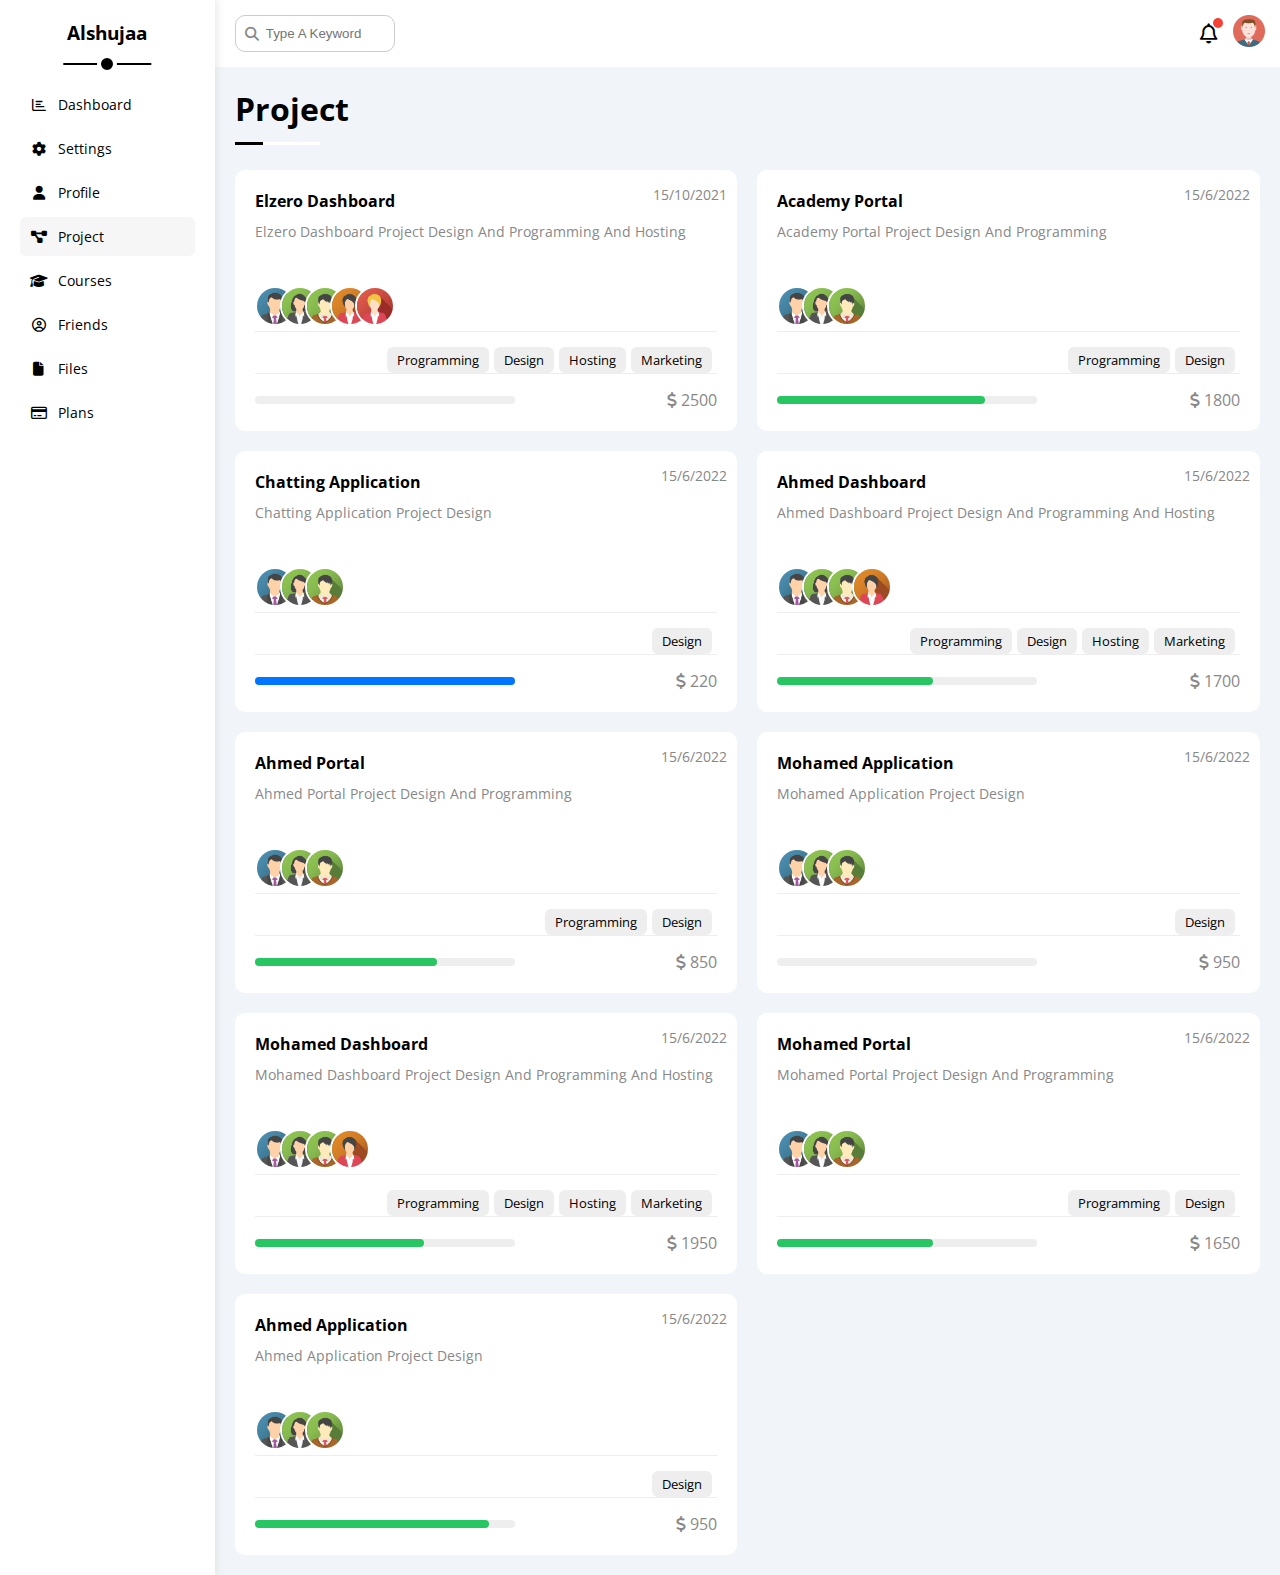
<file: project.html>
<!DOCTYPE html>
<html lang="en">

<head>
    <meta charset="UTF-8" />
    <meta name="viewport" content="width=device-width, initial-scale=1.0" />
    <title>Project</title>
    <link rel="stylesheet" href="css/all.min.css" />
    <link rel="stylesheet" href="css/framework.css" />
    <link rel="stylesheet" href="css/master.css" />

    <!-- Google font  -->
    <link rel="preconnect" href="https://fonts.googleapis.com" />
    <link rel="preconnect" href="https://fonts.gstatic.com" crossorigin />
    <link
        href="https://fonts.googleapis.com/css2?family=Cairo:wght@200..1000&family=Open+Sans:ital,wght@0,300..800;1,300..800&family=Outfit:wght@100..900&family=Work+Sans:ital,wght@0,100..900;1,100..900&family=Young+Serif&display=swap"
        rel="stylesheet" />
</head>

<body>
    <div class="page d-flex">
        <!-- start sidebar  -->
        <div class="sidebar p-20 bg-white relative">
            <h3 class="text-c mt-0 relative">Alshujaa</h3>
            <ul>
                <li>
                    <a class="c-black p-10 d-flex align-c fs-14 rad-6" href="index.html"><i
                            class="fa-regular fa-chart-bar fa-fw"></i>

                        <span> Dashboard </span></a>
                </li>
                <li>
                    <a class="c-black p-10 d-flex align-c fs-14 rad-6" href="setting.html"><i
                            class="fa-solid fa-gear fa-fw"></i>

                        <span> Settings </span>
                    </a>
                </li>
                <li>
                    <a class="c-black p-10 d-flex align-c fs-14 rad-6" href="profile.html"><i
                            class="fa-solid fa-user fa-fw"></i> <span> Profile </span></a>
                </li>
                <li>
                    <a class="active c-black p-10 d-flex align-c fs-14 rad-6" href="project.html"><i
                            class="fa-solid fa-diagram-project fa-fw"></i>

                        <span> Project </span></a>
                </li>
                <li>
                    <a class="c-black p-10 d-flex align-c fs-14 rad-6" href="courses.html"><i
                            class="fa-solid fa-graduation-cap fa-fw"></i>

                        <span> Courses </span></a>
                </li>
                <li>
                    <a class="c-black p-10 d-flex align-c fs-14 rad-6" href="Friends.html"><i
                            class="fa-regular fa-circle-user fa-fw"></i>

                        <span> Friends </span>
                    </a>
                </li>
                <li>
                    <a class="c-black p-10 d-flex align-c fs-14 rad-6" href="files.html"><i
                            class="fa-solid fa-file fa-fw"></i>
                        <span> Files </span>
                    </a>
                </li>
                <li>
                    <a class="c-black p-10 d-flex align-c fs-14 rad-6" href="plans.html"><i
                            class="fa-regular fa-credit-card fa-fw"></i>

                        <span> Plans </span>
                    </a>
                </li>
            </ul>
        </div>
        <!-- end sidebar  -->
        <!-- start content  -->
        <div class="content w-full">
            <!-- start header  -->
            <header class="d-flex align-c bg-white p-15 jc-s-bet">
                <div class="search relative">
                    <i class="fa-solid fa-magnifying-glass fa-lg"></i>
                    <input class="p-10" type="search" placeholder="Type A Keyword" />
                </div>
                <div class="icon d-flex align-c">
                    <a class="c-black" href="profile.html">
                        <span class="relative not">
                            <i class="fa-regular fa-bell fa-lg fa-lg"></i>
                        </span>
                    </a>

                    <a href="profile.html"><img src="img/avatar.png" alt="photo" /></a>
                </div>
            </header>
            <!--end header  -->
            <h1 class="relative">Project</h1>
            <!-- start project-page  -->
            <div class="project-page m-20 d-grid gap-20">
                <div class="project rad-10 bg-white p-20 relative">
                    <span class="c-gray fs-14">15/10/2021</span>
                    <h4 class="m-0">Elzero Dashboard</h4>
                    <p class="mt-10 mb-10 c-gray fs-14">
                        Elzero Dashboard Project Design And Programming And Hosting
                    </p>
                    <div class="imges relative">
                        <a href="#">
                            <img src="img/team-01.png" alt="" />
                        </a>
                        <a href="#">
                            <img src="img/team-02.png" alt="" />
                        </a>
                        <a href="#">
                            <img src="img/team-03.png" alt="" />
                        </a>
                        <a href="#">
                            <img src="img/team-04.png" alt="" />
                        </a>
                        <a href="#">
                            <img src="img/team-05.png" alt="" />
                        </a>
                    </div>
                    <div class="do d-flex mt-15 pt-15">
                        <span class="fs-13 bg-eee bot-shape mr-5">Programming</span>
                        <span class="fs-13 bg-eee bot-shape mr-5">Design</span>
                        <span class="fs-13 bg-eee bot-shape mr-5">Hosting</span>
                        <span class="fs-13 bg-eee bot-shape mr-5">Marketing</span>
                    </div>
                    <div class="progress flex-bet mt-15 pt-15">
                        <div class="the-progress bg-eee relative rad-6">
                            <span class="h-full rad-6 bg-red2 d-block" style="width: 50%"></span>
                        </div>
                        <div class="icon c-gray">
                            <i class="fa-solid fa-dollar-sign"></i>
                            2500
                        </div>
                    </div>
                </div>
                <div class="project rad-10 bg-white p-20 relative">
                    <span class="c-gray fs-14">15/6/2022</span>
                    <h4 class="m-0">Academy Portal</h4>
                    <p class="mt-10 mb-10 c-gray fs-14">
                        Academy Portal Project Design And Programming
                    </p>
                    <div class="imges relative">
                        <a href="#">
                            <img src="img/team-01.png" alt="" />
                        </a>
                        <a href="#">
                            <img src="img/team-02.png" alt="" />
                        </a>
                        <a href="#">
                            <img src="img/team-03.png" alt="" />
                        </a>
                    </div>
                    <div class="do d-flex mt-15 pt-15">
                        <span class="fs-13 bg-eee bot-shape mr-5">Programming</span>
                        <span class="fs-13 bg-eee bot-shape mr-5">Design</span>
                    </div>
                    <div class="progress flex-bet mt-15 pt-15">
                        <div class="the-progress bg-eee relative rad-6">
                            <span class="h-full rad-6 bg-green d-block" style="width: 80%"></span>
                        </div>
                        <div class="icon c-gray">
                            <i class="fa-solid fa-dollar-sign"></i>
                            1800
                        </div>
                    </div>
                </div>
                <div class="project rad-10 bg-white p-20 relative">
                    <span class="c-gray fs-14">15/6/2022</span>
                    <h4 class="m-0">Chatting Application</h4>
                    <p class="mt-10 mb-10 c-gray fs-14">
                        Chatting Application Project Design
                    </p>
                    <div class="imges relative">
                        <a href="#">
                            <img src="img/team-01.png" alt="" />
                        </a>
                        <a href="#">
                            <img src="img/team-02.png" alt="" />
                        </a>
                        <a href="#">
                            <img src="img/team-03.png" alt="" />
                        </a>
                    </div>
                    <div class="do d-flex mt-15 pt-15">
                        <span class="fs-13 bg-eee bot-shape mr-5">Design</span>
                    </div>
                    <div class="progress flex-bet mt-15 pt-15">
                        <div class="the-progress bg-eee relative rad-6">
                            <span class="h-full rad-6 bg-blue d-block" style="width: 100%"></span>
                        </div>
                        <div class="icon c-gray">
                            <i class="fa-solid fa-dollar-sign"></i>
                            220
                        </div>
                    </div>
                </div>
                <div class="project rad-10 bg-white p-20 relative">
                    <span class="c-gray fs-14">15/6/2022</span>
                    <h4 class="m-0">Ahmed Dashboard</h4>
                    <p class="mt-10 mb-10 c-gray fs-14">
                        Ahmed Dashboard Project Design And Programming And Hosting
                    </p>
                    <div class="imges relative">
                        <a href="#">
                            <img src="img/team-01.png" alt="" />
                        </a>
                        <a href="#">
                            <img src="img/team-02.png" alt="" />
                        </a>
                        <a href="#">
                            <img src="img/team-03.png" alt="" />
                        </a>
                        <a href="#">
                            <img src="img/team-04.png" alt="" />
                        </a>
                    </div>
                    <div class="do d-flex mt-15 pt-15">
                        <span class="fs-13 bg-eee bot-shape mr-5">Programming</span>
                        <span class="fs-13 bg-eee bot-shape mr-5">Design</span>
                        <span class="fs-13 bg-eee bot-shape mr-5">Hosting</span>
                        <span class="fs-13 bg-eee bot-shape mr-5">Marketing</span>
                    </div>
                    <div class="progress flex-bet mt-15 pt-15">
                        <div class="the-progress bg-eee relative rad-6">
                            <span class="h-full rad-6 bg-green d-block" style="width: 60%"></span>
                        </div>
                        <div class="icon c-gray">
                            <i class="fa-solid fa-dollar-sign"></i>
                            1700
                        </div>
                    </div>
                </div>
                <div class="project rad-10 bg-white p-20 relative">
                    <span class="c-gray fs-14">15/6/2022</span>
                    <h4 class="m-0">Ahmed Portal</h4>
                    <p class="mt-10 mb-10 c-gray fs-14">
                        Ahmed Portal Project Design And Programming
                    </p>
                    <div class="imges relative">
                        <a href="#">
                            <img src="img/team-01.png" alt="" />
                        </a>
                        <a href="#">
                            <img src="img/team-02.png" alt="" />
                        </a>
                        <a href="#">
                            <img src="img/team-03.png" alt="" />
                        </a>
                    </div>
                    <div class="do d-flex mt-15 pt-15">
                        <span class="fs-13 bg-eee bot-shape mr-5">Programming</span>
                        <span class="fs-13 bg-eee bot-shape mr-5">Design</span>
                    </div>
                    <div class="progress flex-bet mt-15 pt-15">
                        <div class="the-progress bg-eee relative rad-6">
                            <span class="h-full rad-6 bg-green d-block" style="width: 70%"></span>
                        </div>
                        <div class="icon c-gray">
                            <i class="fa-solid fa-dollar-sign"></i>
                            850
                        </div>
                    </div>
                </div>
                <div class="project rad-10 bg-white p-20 relative">
                    <span class="c-gray fs-14">15/6/2022</span>
                    <h4 class="m-0">Mohamed Application</h4>
                    <p class="mt-10 mb-10 c-gray fs-14">
                        Mohamed Application Project Design
                    </p>
                    <div class="imges relative">
                        <a href="#">
                            <img src="img/team-01.png" alt="" />
                        </a>
                        <a href="#">
                            <img src="img/team-02.png" alt="" />
                        </a>
                        <a href="#">
                            <img src="img/team-03.png" alt="" />
                        </a>
                    </div>
                    <div class="do d-flex mt-15 pt-15">
                        <span class="fs-13 bg-eee bot-shape mr-5">Design</span>
                    </div>
                    <div class="progress flex-bet mt-15 pt-15">
                        <div class="the-progress bg-eee relative rad-6">
                            <span class="h-full rad-6 bg-red2 d-block" style="width: 40%"></span>
                        </div>
                        <div class="icon c-gray">
                            <i class="fa-solid fa-dollar-sign"></i>
                            950
                        </div>
                    </div>
                </div>
                <div class="project rad-10 bg-white p-20 relative">
                    <span class="c-gray fs-14">15/6/2022</span>
                    <h4 class="m-0">Mohamed Dashboard</h4>
                    <p class="mt-10 mb-10 c-gray fs-14">
                        Mohamed Dashboard Project Design And Programming And Hosting
                    </p>
                    <div class="imges relative">
                        <a href="#">
                            <img src="img/team-01.png" alt="" />
                        </a>
                        <a href="#">
                            <img src="img/team-02.png" alt="" />
                        </a>
                        <a href="#">
                            <img src="img/team-03.png" alt="" />
                        </a>
                        <a href="#">
                            <img src="img/team-04.png" alt="" />
                        </a>
                    </div>
                    <div class="do d-flex mt-15 pt-15">
                        <span class="fs-13 bg-eee bot-shape mr-5">Programming</span>
                        <span class="fs-13 bg-eee bot-shape mr-5">Design</span>
                        <span class="fs-13 bg-eee bot-shape mr-5">Hosting</span>
                        <span class="fs-13 bg-eee bot-shape mr-5">Marketing</span>
                    </div>
                    <div class="progress flex-bet mt-15 pt-15">
                        <div class="the-progress bg-eee relative rad-6">
                            <span class="h-full rad-6 bg-green d-block" style="width: 65%"></span>
                        </div>
                        <div class="icon c-gray">
                            <i class="fa-solid fa-dollar-sign"></i>
                            1950
                        </div>
                    </div>
                </div>
                <div class="project rad-10 bg-white p-20 relative">
                    <span class="c-gray fs-14">15/6/2022</span>
                    <h4 class="m-0">Mohamed Portal</h4>
                    <p class="mt-10 mb-10 c-gray fs-14">
                        Mohamed Portal Project Design And Programming
                    </p>
                    <div class="imges relative">
                        <a href="#">
                            <img src="img/team-01.png" alt="" />
                        </a>
                        <a href="#">
                            <img src="img/team-02.png" alt="" />
                        </a>
                        <a href="#">
                            <img src="img/team-03.png" alt="" />
                        </a>
                    </div>
                    <div class="do d-flex mt-15 pt-15">
                        <span class="fs-13 bg-eee bot-shape mr-5">Programming</span>
                        <span class="fs-13 bg-eee bot-shape mr-5">Design</span>
                    </div>
                    <div class="progress flex-bet mt-15 pt-15">
                        <div class="the-progress bg-eee relative rad-6">
                            <span class="h-full rad-6 bg-green d-block" style="width: 60%"></span>
                        </div>
                        <div class="icon c-gray">
                            <i class="fa-solid fa-dollar-sign"></i>
                            1650
                        </div>
                    </div>
                </div>
                <div class="project rad-10 bg-white p-20 relative">
                    <span class="c-gray fs-14">15/6/2022</span>
                    <h4 class="m-0">Ahmed Application</h4>
                    <p class="mt-10 mb-10 c-gray fs-14">
                        Ahmed Application Project Design</p>
                    <div class="imges relative">
                        <a href="#">
                            <img src="img/team-01.png" alt="" />
                        </a>
                        <a href="#">
                            <img src="img/team-02.png" alt="" />
                        </a>
                        <a href="#">
                            <img src="img/team-03.png" alt="" />
                        </a>
                    </div>
                    <div class="do d-flex  mt-15 pt-15">
                        <span class="fs-13 bg-eee bot-shape mr-5">Design</span>
                    </div>
                    <div class="progress flex-bet mt-15 pt-15">
                        <div class="the-progress bg-eee relative rad-6">
                            <span class="h-full rad-6 bg-green d-block" style="width: 90%"></span>
                        </div>
                        <div class="icon c-gray">
                            <i class="fa-solid fa-dollar-sign"></i>
                            950
                        </div>
                    </div>
                </div>
            </div>
            <!-- end project-page  -->
        </div>
    </div>
</body>

</html>
</file>
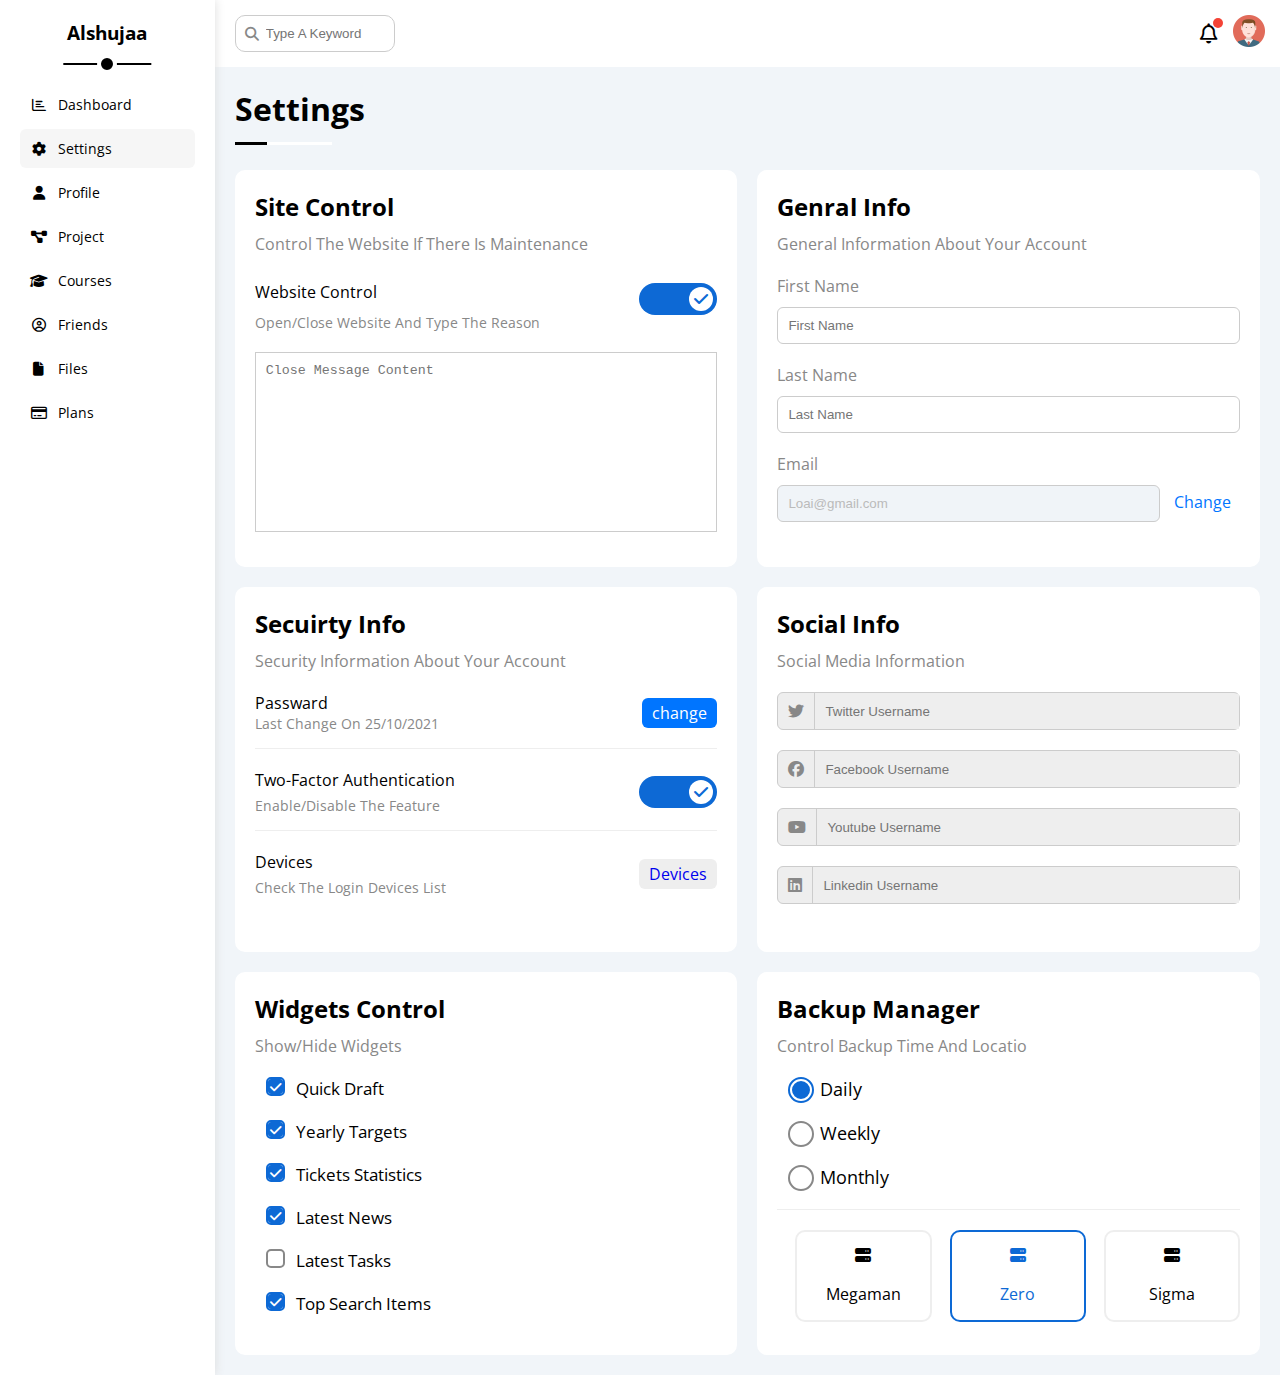
<file: setting.html>
<!DOCTYPE html>
<html lang="en">

<head>
    <meta charset="UTF-8" />
    <meta name="viewport" content="width=device-width, initial-scale=1.0" />
    <title>Settings</title>
    <link rel="stylesheet" href="css/all.min.css" />
    <link rel="stylesheet" href="css/framework.css" />
    <link rel="stylesheet" href="css/master.css" />

    <!-- Google font  -->
    <link rel="preconnect" href="https://fonts.googleapis.com" />
    <link rel="preconnect" href="https://fonts.gstatic.com" crossorigin />
    <link
        href="https://fonts.googleapis.com/css2?family=Cairo:wght@200..1000&family=Open+Sans:ital,wght@0,300..800;1,300..800&family=Outfit:wght@100..900&family=Work+Sans:ital,wght@0,100..900;1,100..900&family=Young+Serif&display=swap"
        rel="stylesheet" />
</head>

<body>
    <div class="page d-flex">
        <!-- start sidebar  -->
        <div class="sidebar p-20 bg-white relative">
            <h3 class="text-c mt-0 relative">Alshujaa</h3>
            <ul>
                <li>
                    <a class="c-black p-10 d-flex align-c fs-14 rad-6" href="index.html"><i
                            class="fa-regular fa-chart-bar fa-fw"></i>

                        <span> Dashboard </span></a>
                </li>
                <li>
                    <a class="active c-black p-10 d-flex align-c fs-14 rad-6" href="setting.html"><i
                            class="fa-solid fa-gear fa-fw"></i>

                        <span> Settings </span>
                    </a>
                </li>
                <li>
                    <a class="c-black p-10 d-flex align-c fs-14 rad-6" href="profile.html"><i
                            class="fa-solid fa-user fa-fw"></i> <span> Profile </span></a>
                </li>
                <li>
                    <a class="c-black p-10 d-flex align-c fs-14 rad-6" href="project.html"><i
                            class="fa-solid fa-diagram-project fa-fw"></i>

                        <span> Project </span></a>
                </li>
                <li>
                    <a class="c-black p-10 d-flex align-c fs-14 rad-6" href="courses.html"><i
                            class="fa-solid fa-graduation-cap fa-fw"></i>

                        <span> Courses </span></a>
                </li>
                <li>
                    <a class="c-black p-10 d-flex align-c fs-14 rad-6" href="Friends.html"><i
                            class="fa-regular fa-circle-user fa-fw"></i>

                        <span> Friends </span>
                    </a>
                </li>
                <li>
                    <a class="c-black p-10 d-flex align-c fs-14 rad-6" href="files.html"><i
                            class="fa-solid fa-file fa-fw"></i>
                        <span> Files </span>
                    </a>
                </li>
                <li>
                    <a class="c-black p-10 d-flex align-c fs-14 rad-6" href="plans.html"><i
                            class="fa-regular fa-credit-card fa-fw"></i>

                        <span> Plans </span>
                    </a>
                </li>
            </ul>
        </div>
        <!-- end sidebar  -->
        <!-- start content  -->
        <div class="content w-full">
            <!-- start header  -->
            <header class="d-flex align-c bg-white p-15 jc-s-bet">
                <div class="search relative">
                    <i class="fa-solid fa-magnifying-glass fa-lg"></i>
                    <input class="p-10" type="search" placeholder="Type A Keyword" />
                </div>
                <div class="icon d-flex align-c">
                    <a class="c-black" href="profile.html">
                        <span class="relative not">
                            <i class="fa-regular fa-bell fa-lg fa-lg"></i>
                        </span>
                    </a>

                    <a href="profile.html"><img src="img/avatar.png" alt="photo" /></a>
                </div>
            </header>
            <!--end header  -->
            <h1 class="relative">Settings</h1>
            <!-- start setting page  -->

            <div class="setting-page m-20 d-grid gap-20">
                <!-- start control  -->

                <div class="control bg-white rad-10 p-20">
                    <h2 class="m-0 mb-10">Site Control</h2>
                    <p class="c-gray m-0 mb-10">
                        Control The Website If There Is Maintenance
                    </p>
                    <div class="flex-bet mb-20">
                        <div class="ingo">
                            <p class="mb-10">Website Control</p>
                            <p class="c-gray fs-14 m-0">
                                Open/Close Website And Type The Reason
                            </p>
                        </div>
                        <label class="but">
                            <input checked class="taggle" type="checkbox" />
                            <div class="taggle-switch"></div>
                        </label>
                    </div>
                    <form>
                        <textarea class="p-10 mb-10 w-full" placeholder="Close Message Content "></textarea>
                    </form>
                </div>
                <!-- end control  -->
                <!-- start genral info  -->
                <div class="genral bg-white rad-10 p-20">
                    <h2 class="m-0 mb-10">Genral Info</h2>
                    <p class="c-gray m-0 mb-10">
                        General Information About Your Account
                    </p>
                    <form>
                        <label for="first" class="c-gray d-block mb-10 mt-20">First Name</label>
                        <input class="w-full d-block p-10 rad-6 bo-ccc" id="first" placeholder="First Name"
                            type="text" />

                        <label for="last" class="c-gray d-block mb-10 mt-20">Last Name</label>
                        <input class="w-full d-block p-10 rad-6 bo-ccc" id="last" placeholder="Last Name" type="text" />

                        <label for="email" class="c-gray d-block mb-10 mt-20">Email</label>

                        <input class="email mr-10 w-full d-block p-10 rad-6 bo-ccc" id="email" disabled
                            value="Loai@gmail.com" type="email" />
                        <a class="c-blue" href="#">Change</a>
                    </form>
                </div>
                <!-- end genral info  -->
                <!-- start security -->
                <div class="security bg-white rad-10 p-20">
                    <h2 class="m-0 mb-10">Secuirty Info</h2>
                    <p class="c-gray m-0 mb-10">
                        Security Information About Your Account
                    </p>
                    <div class="box flex-bet pb-15 mb-20 mt-20">
                        <div class="info">
                            <p class="m-0">Passward</p>

                            <p class="c-gray fs-14 m-0">Last Change On 25/10/2021</p>
                        </div>
                        <a class="bg-blue bottom c-white w-fit bot-shape" href="#">change</a>
                    </div>
                    <div class="box flex-bet pb-15 mb-20 mt-10 mt-5">
                        <div class="info">
                            <p class="m-0">Two-Factor Authentication</p>

                            <p class="c-gray fs-14 m-0 mt-5">Enable/Disable The Feature</p>
                        </div>
                        <label class="but">
                            <input class="taggle" type="checkbox" checked />
                            <div class="taggle-switch"></div>
                        </label>
                    </div>
                    <div class="box flex-bet pb-15 mb-20 mt-10">
                        <div class="info">
                            <p class="m-0">Devices</p>

                            <p class="c-gray fs-14 m-0 mt-5">
                                Check The Login Devices List
                            </p>
                        </div>
                        <a class="bot-shape bg-eee" href="#">Devices</a>
                    </div>
                </div>
                <!-- end security -->
                <!-- start social info -->
                <div class="social-info bg-white rad-10 p-20">
                    <h2 class="m-0 mb-10">Social Info</h2>
                    <p class="c-gray m-0 mb-10">Social Media Information</p>
                    <form>
                        <div class="box flex bg-eee bo-ccc rad-6 mt-20 c-gray">
                            <i class="fa-brands fa-twitter p-10"></i>
                            <input class="p-10 bg-eee w-full" type="text " placeholder="Twitter Username" />
                        </div>
                        <div class="box flex bg-eee bo-ccc rad-6 mt-20 c-gray">
                            <i class="fa-brands fa-facebook p-10"></i>
                            <input class="p-10 bg-eee w-full" type="text " placeholder="Facebook Username" />
                        </div>
                        <div class="box flex bg-eee bo-ccc rad-6 mt-20 c-gray">
                            <i class="fa-brands fa-youtube p-10"></i>
                            <input class="p-10 bg-eee w-full" type="text " placeholder="Youtube Username" />
                        </div>
                        <div class="box flex bg-eee bo-ccc rad-6 mt-20 c-gray">
                            <i class="fa-brands fa-linkedin p-10"></i>
                            <input class="p-10 bg-eee w-full" type="text " placeholder="Linkedin Username" />
                        </div>
                    </form>
                </div>
                <!-- end social info -->
                <!-- start wedgest control  -->
                <div class="wedgest bg-white rad-10 p-20">
                    <h2 class="m-0 mb-10">Widgets Control</h2>
                    <p class="c-gray m-0 mb-10">Show/Hide Widgets</p>
                    <form>
                        <div class="box mt-20">
                            <input type="checkbox" checked id="a" />
                            <label class="fs-17" for="a"> Quick Draft </label>
                        </div>
                        <div class="box mt-20">
                            <input type="checkbox" checked id="b" />
                            <label class="fs-17" for="b"> Yearly Targets </label>
                        </div>
                        <div class="box mt-20">
                            <input type="checkbox" checked id="c" />
                            <label class="fs-17" for="c"> Tickets Statistics </label>
                        </div>
                        <div class="box mt-20">
                            <input type="checkbox" checked id="d" />
                            <label class="fs-17" for="d"> Latest News </label>
                        </div>
                        <div class="box mt-20">
                            <input type="checkbox" id="e" />
                            <label class="fs-17" for="e"> Latest Tasks </label>
                        </div>
                        <div class="box mt-20 mb-20">
                            <input type="checkbox" checked id="f" />
                            <label class="fs-17" for="f"> Top Search Items </label>
                        </div>
                    </form>
                </div>
                <!-- end wedgest control  -->
                <!-- start backup -->
                <div class="backup  bg-white rad-10 p-20">
                    <h2 class="m-0 mb-10">Backup Manager</h2>
                    <p class="c-gray m-0 mb-10">Control Backup Time And Locatio</p>
                    <form>
                        <div class="data mt-20 fs-18">
                            <input id="daily" checked type="radio" name="time" />
                            <label for="daily"> Daily </label>
                        </div>
                        <div class="data mt-20 fs-18">
                            <input id="weekly" type="radio" name="time" />
                            <label for="weekly"> Weekly </label>
                        </div>
                        <div class="data mt-20 mb-20 fs-18">
                            <input id="monthly" type="radio" name="time" />
                            <label for="monthly"> Monthly </label>
                        </div>
                        <div class="servers mobil-block d-flex align-c text-c pt-20">
                            <input id="megaman" type="radio" name="size" />
                            <div class="server p w-full mb-10 ml-10 rad-10">
                                <label class="d-block m-15" for="megaman">
                                    <i class="fa-solid fa-server d-block mb-20"></i>
                                    Megaman
                                </label>
                            </div>
                            <input id="zero" checked type="radio" name="size" />
                            <div class="server w-full mb-10 ml-10 rad-10">
                                <label class="d-block m-15" for="zero">
                                    <i class="fa-solid fa-server d-block mb-20"></i>
                                    Zero
                                </label>
                            </div>
                            <input id="sigma" type="radio" name="size" />
                            <div class="server w-full mb-10 ml-10 rad-10">
                                <label class="d-block m-15" for="sigma">
                                    <i class="fa-solid fa-server d-block mb-20"></i>
                                    Sigma
                                </label>
                            </div>
                        </div>
                    </form>
                </div>
                <!-- end backup -->
            </div>
            <!-- end setting page  -->
        </div>
    </div>
</body>

</html>
</file>
<file: css/framework.css>
/* start padding + margin */
.m-0 {
    margin: 0;
}

.m-15 {
    margin: 15px;
}

.m-20 {
    margin: 20px;
}

.mt-0 {
    margin-top: 0;
}

.mt-5 {
    margin-top: 5px;
}

.mt-10 {
    margin-top: 10px;
}

.mt-20 {
    margin-top: 20px;
}

.mt-25 {
    margin-top: 25px;
}

.ml-10 {
    margin-left: 10px;
}

.mr-5 {
    margin-right: 5px;
}

.mr-10 {
    margin-right: 10px;
}

.mb-10 {
    margin-bottom: 10px;
}

.mb-20 {
    margin-bottom: 20px;
}

.p-20 {
    padding: 20px;
}

.p-10 {
    padding: 10px;
}

.p-15 {
    padding: 15px;
}

.pt-15 {
    padding-top: 15px;
}

.pt-20 {
    padding-top: 20px;
}

.pl-15 {
    padding-left: 15px;
}

.pb-10 {
    padding-bottom: 10px;
}

.pb-15 {
    padding-bottom: 15px;
}

.pb-20 {
    padding-bottom: 20px;
}

/* end padding + margin */
/* start displays */
.d-flex {
    display: flex;
}

.flex-bet {
    display: flex;
    align-items: center;
    justify-content: space-between;
}

.flex {
    display: flex;
    align-items: center;
    justify-content: center;
}

.f-wrap {
    flex-wrap: wrap;
}

.d-block {
    display: block;
}

@media (max-width: 767px) {
    .mobil-block {
        display: block;
    }

    .mobile-text-c {
        text-align: center;
    }
}

.d-grid {
    display: grid;
}

.align-c {
    align-items: center;
}

.jc-s-bet {
    justify-content: space-between;
}

/* end displays */
/* start colors */

.c-l-blue {
    background-color: hsl(212.94deg 100% 90%);
}

.c-l-yello {
    background-color: hsl(38.3deg 92.16% 90%);
}

.c-l-green {
    background-color: hsl(142.5deg 57.14% 89.02%);
}

.c-yello {
    color: #f59e0b;
}

.c-blue {
    color: var(--dark-blue);
}

.c-white {
    color: white;
}

.c-red {
    color: var(--dark-red);
}

.c-black {
    color: black;
}

.c-green {
    color: #22c55e;
}

.c-gray {
    color: var(--gray-color);
}

.bg-yello {
    background-color: hsl(37.76deg 92.06% 50.59%);
}

.bg-white {
    background-color: white;
}

.bg-green {
    background-color: hsl(142.64deg 67.09% 46.47%);
}

.bg-blue {
    background-color: var(--dark-blue);
}

.bg-eee {
    background-color: #eee;
}

.bg-l-blue {
    background-color: rgba(0, 117, 255, 0.2);
}

.bg-red {
    background-color: #ff0000;
}

/* end colors */
/* start postions */
.relative {
    position: relative;
}

/* end postions */

/* start fonts  */
.fs-13 {
    font-size: 13px;
}

.fs-14 {
    font-size: 14px;
}

.fs-15 {
    font-size: 15px;
}

.fs-17 {
    font-size: 17px;
}

.fs-18 {
    font-size: 18px;
}

.fs-25 {
    font-size: 25px;
}

.fs-20 {
    font-size: 20px;
}

.line-th {
    text-decoration: line-through;
}

.fs-16 {
    font-size: 16px;
}

.h-full {
    height: 100%;
}

.fw-b {
    font-weight: bold;
}

/* start fonts  */
.text-c {
    text-align: center;
}

.rad-6 {
    border-radius: 6px;
}

.rad-10 {
    border-radius: 10px;
}

.w-full {
    width: 100%;
}

.w-fit {
    width: fit-content;
}

.btn-shape {
    padding: 4px 10px;
    border-radius: 6px;
}

.b-none {
    outline: none;
    border: none;
}

.gap-20 {
    gap: 20px;
}

.bot-shape {
    border-radius: 6px;
    padding: 4px 10px;
}

.re-no {
    resize: none;
}

.fit-m10a {
    width: fit-content;
    margin: 10px auto;
}

.bo-ccc {
    border: 1px solid #ccc;
}

.bo-eee {
    border: 1px solid #eee;
}
</file>
<file: css/master.css>
/* start global rules  */
* {
  -webkit-box-sizing: border-box;
  -moz-box-sizing: border-box;
  box-sizing: border-box;
}

a {
  text-decoration: none;
}

ul {
  list-style: none;
  padding: 0;
}

input,
textarea {
  border: none;
  outline: none;
  resize: none;
}

body {
  font-family: "Open Sans", sans-serif;
  margin: 0;
}

::-webkit-scrollbar {
  width: 15px;
}

::-webkit-scrollbar-thumb {
  background-color: var(--dark-blue);
}

::-webkit-scrollbar-track {
  background-color: white;
}

/* end global rules  */
/* start var  */
:root {
  --gray-color: #888;
  --dark-red: #f44336;
  --dark-blue: #0075ff;
  --blue-color: #0d69d5;
}

/* end var  */
.page {
  background-color: #f1f5f9;
  min-height: 100vh;
}

/* start sidebar  */
.sidebar {
  width: 250px;
  box-shadow: 0 0 10px #ddd;
}

@media (max-width: 767px) {
  .sidebar {
    width: 63px;
    padding: 10px;
  }
}

.sidebar h3 {
  margin-bottom: 40px;
}

@media (max-width: 767px) {
  .sidebar h3 {
    font-size: 13px;
    margin-bottom: 15px;
    left: -5px;
  }
}

.sidebar h3::before,
.sidebar h3::after {
  content: "";
  position: absolute;
  background-color: black;
  transform: translateX(-50%);
  left: 50%;
}

.sidebar h3::before {
  width: 50%;
  height: 2px;
  bottom: -20px;
}

.sidebar h3::after {
  width: 12px;
  height: 12px;
  border-radius: 50px;
  border: 4px solid white;
  bottom: -29px;
}

@media (max-width: 767px) {

  .sidebar h3::before,
  .sidebar h3::after {
    display: none;
  }
}

.sidebar ul li a {
  margin-bottom: 5px;
  transition: 0.3s;
}

.sidebar ul li:hover a {
  background-color: #f6f6f6;
}

.sidebar ul li a.active {
  background-color: #f6f6f6;
}

.sidebar ul li a i {
  margin-right: 10px;
}

@media (max-width: 767px) {
  .sidebar ul li a span {
    display: none;
  }
}

/* end sidebar  */
/* start content  */
.content {
  overflow: hidden;
}

/* start header */
header .search i {
  position: absolute;
  top: 50%;
  transform: translateY(-50%);
  left: 15px;
  color: var(--gray-color);
  font-size: 14px;
}

header .search input {
  border: 1px solid #ccc;
  border-radius: 10px;
  width: 160px;
  padding-left: 30px;
  margin-left: 5px;
  transition: width 0.3s;
}

header .search input:focus {
  width: 200px;
  outline: none;
}

header .icon .not::after {
  content: "";
  position: absolute;
  width: 10px;
  height: 10px;
  border-radius: 50%;
  background-color: var(--dark-red);
  right: -5px;
  top: -5px;
}

header .icon img {
  width: 32px;
  height: 32px;
  margin-left: 15px;
}

/* end header */
.content h1 {
  margin: 20px 20px 40px;
  max-width: fit-content;
}

.content h1::before {
  content: "";
  position: absolute;
  width: 100%;
  height: 3px;
  left: 0;
  bottom: -15px;
  background-image: linear-gradient(to right,
      black 25%,
      white 25%,
      white 75%,
      #f1f5f9 75%);
}

/* start wraper */
.wraper {
  grid-template-columns: repeat(auto-fill, minmax(450px, 1fr));
  margin-left: 20px;
  margin-right: 20px;
  margin-bottom: 20px;
}

@media (max-width: 767px) {
  .wraper {
    grid-template-columns: minmax(200px, 1fr);
    margin-left: 10px;
    margin-right: 10px;
    gap: 10px;
  }
}

/* start welcome */
.welcome {
  overflow: hidden;
}

.welcome .first img {
  width: 200px;
  margin-bottom: -10px;
}

@media (max-width: 767px) {
  .welcome .first img {
    display: none;
  }
}

.welcome>img {
  width: 64px;
  height: 64px;
  border-radius: 50%;
  border: white solid 4px;
  margin-left: 25px;
  margin-top: -27px;
}

.welcome .last {
  border-top: 1px solid #eee;
  border-bottom: 1px solid #eee;
}

@media (max-width: 767px) {
  .welcome .last {
    flex-direction: column;
  }
}

.welcome .last>div {
  flex: 1;
}

.welcome a {
  transition: 0.3s;
  margin: 20px 10px 20px auto;
}

.welcome a:hover {
  background-color: var(--blue-color);
}

/* end welcome */

/* start quick draft */

.quick-draft .save {
  transition: 0.3s;
  margin: 20px 10px 20px auto;
}

.quick-draft textarea {
  min-height: 180px;
}

.quick-draft .save:hover {
  background-color: var(--blue-color);
}

/* end quick draft */
/* start target  */
.target .type .icon {
  width: 80px;
  height: 80px;
  margin-right: 10px;
}

.target .type .rate {
  width: 100%;
  height: 3px;
}

.target .type .rate span>span {
  position: absolute;
  padding: 3px 5px;
  font-size: 13px;
  border-radius: 6px;
  right: -15px;
  top: -35px;
  color: white;
}

.target .type .rate span>span::after {
  content: "";
  position: absolute;
  border: 7px solid;
  border-color: red transparent transparent transparent;
  bottom: -13px;
  left: 13px;
}

.target .blue .rate span>span::after {
  border-color: var(--dark-blue) transparent transparent transparent;
}

.target .yello .rate span>span::after {
  border-color: hsl(37.76deg 92.06% 50.59%) transparent transparent transparent;
}

.target .green .rate span>span::after {
  border-color: hsl(142.64deg 67.09% 46.47%) transparent transparent transparent;
}

.target .blue .rate span>span {
  background-color: var(--dark-blue);
}

.target .yello .rate span>span {
  background-color: hsl(37.76deg 92.06% 50.59%);
}

.target .green .rate span>span {
  background-color: hsl(142.64deg 67.09% 46.47%);
}

/* end target  */
/* start news */
.news .box {
  border-bottom: #eee 1px solid;
}

.news .box:last-child {
  border-bottom: none;
}

.news .box .img img {
  width: 100px;
  height: 56px;
  margin-right: 15px;
  border-radius: 6px;
}

/* end news */
/* start ticket  */
.ticket .holder .box {
  border: 1px solid #ccc;
  width: calc(50% - 10px);
}

@media (max-width: 767px) {
  .ticket .holder .box {
    width: 100%;
  }
}

/* end ticket  */
/* start task */
.task .box {
  border-bottom: #eee 1px solid;
}

.task .box:last-child {
  border-top: #eee 1px solid;
  border-bottom: none;
}

.task .done {
  opacity: 0.3;
  margin-left: 10px;
}

.task .box i:hover {
  color: var(--dark-red);
}

.task .box i {
  cursor: pointer;
  transition: 0.3s;
}

/* end task */
/* start top  */
/* end top  */
/* start upload */
.upload .box {
  border-bottom: #eee 1px solid;
}

.upload .box:last-child {
  border-top: #eee 1px solid;
  border-bottom: none;
}

.upload .box .logo img {
  width: 40px;
  height: 40px;
  margin-right: 10px;
}

/* end upload */
/* start last  */
.last ul::before {
  content: "";
  position: absolute;
  height: 90%;
  width: 2px;
  background-color: var(--blue-color);
  left: 10px;
}

.last ul li::before {
  content: "";
  display: block;
  width: 20px;
  height: 20px;
  border-radius: 50%;
  background-color: white;
  border: 2px solid white;
  outline: 2px solid var(--blue-color);
  margin-right: 15px;
  z-index: 1;
}

.last ul li.done::before {
  background-color: var(--blue-color);
}

.last ul li.current::before {
  animation: 1s flash alternate infinite;
}

.last img {
  position: absolute;
  opacity: 0.2;
  bottom: 0;
  right: 0;
  width: 160px;
}

@media (max-width: 767px) {
  .last img {
    display: none;
  }
}

/* end last  */
/* start reminder */
.reminder ul li::before {
  content: "";
  width: 15px;
  height: 15px;
  border-radius: 50%;
  background-color: red;
  display: block;
  margin-right: 15px;
}

.reminder ul li:first-child::before {
  background-color: var(--blue-color);
}

.reminder ul li:nth-child(2):before {
  background-color: #22c55e;
}

.reminder ul li:nth-child(3):before {
  background-color: #f59e0b;
}

.reminder ul li:last-child::before {
  background-color: var(--dark-red);
}

.reminder ul li .blue {
  border-left: 2px solid var(--blue-color);
}

.reminder ul li .green {
  border-left: 2px solid #22c55e;
}

.reminder ul li .yello {
  border-left: 2px solid #f59e0b;
}

.reminder ul li .red {
  border-left: 2px solid var(--dark-red);
}

/* end reminder */
/* start post */
.post .img img {
  width: 48px;
  height: 48px;
}

.post .the-post {
  border-top: solid 1px #ccc;
  border-bottom: solid 1px #ccc;
  min-height: 140px;
  text-transform: capitalize;
}

.post .the-post p {
  line-height: 1.7;
}

/* end post */
/* start social */
.social .box {
  padding-left: 70px;
}

@media (max-width: 767px) {
  .social .box {
    padding-left: 60px;
  }
}

.social .twitter {
  background-color: rgb(29 161 242 / 20%);
}

.social .face-book {
  background-color: rgb(24 119 242 / 20%);
}

.social .youtube {
  background-color: rgb(255 0 0 / 20%);
}

.social .linkedin {
  background-color: rgb(0 119 181 / 20%);
}

.social .twitter i,
.social .twitter a {
  background-color: #1da1f2;
}

.social .face-book i,
.social .face-book a {
  background-color: #1877f2;
}

.social .youtube i,
.social .youtube a {
  background-color: #ff0000;
}

.social .linkedin i,
.social .linkedin a {
  background-color: #0077b5;
}

.social .twitter {
  color: #1da1f2;
}

.social .face-book {
  color: #1877f2;
}

.social .youtube {
  color: #ff0000;
}

.social .linkedin {
  color: #0077b5;
}

.social .box i {
  position: absolute;
  left: 0;
  top: 0;
  width: 52px;
  transition: 0.3s;
}

.social .box i:hover {
  transform: rotate(6deg);
}

/* end social */
/* end wraper */
/* start projects */
.projects .re-table {
  overflow-x: auto;
}

.projects table {
  min-width: 1000px;
  border-spacing: 0;
}

.projects table thead td {
  background-color: #eee;
  font-weight: bold;
}

.projects table td {
  padding: 15px;
}

.projects table tbody td {
  border-bottom: 1px solid #eee;
  border-left: 1px solid #eee;
  transition: 0.3s;
}

.projects table tbody td:last-child {
  border-right: 1px solid #eee;
}

.projects table tbody tr:hover td {
  background-color: #faf7f7;
}

.projects table img {
  width: 32px;
  height: 32px;
  border-radius: 50%;
  padding: 2px;
  background-color: white;
  transition: 0.5s;
}

.projects table img:not(:first-child) {
  margin-left: -20px;
}

.projects table tbody td span {
  font-size: 13px;
}

/* end projects */
/* end content  */

/* start settings */
/* start taggle  */

.but .taggle {
  display: none;
  -webkit-appearance: none;
  appearance: none;
}

.but .taggle-switch {
  width: 78px;
  height: 32px;
  background-color: #ccc;
  border-radius: 16px;
  transition: 0.3s;
  cursor: pointer;
  position: relative;
}

.but .taggle-switch::before {
  font-family: "Font Awesome 6 Free";
  content: "\f00d";
  font-weight: 900;
  position: absolute;
  width: 24px;
  height: 24px;
  top: 4px;
  left: 4px;
  border-radius: 50%;
  background-color: white;
  color: #ccc;
  display: flex;
  align-items: center;
  justify-content: center;
  transition: 0.3s;
}

.but .taggle:checked+.taggle-switch {
  background-color: var(--blue-color);
}

.but .taggle:checked+.taggle-switch::before {
  content: "\f00c";
  color: var(--blue-color);
  left: 50px;
}

/* end taggle  */
/* start control */
.setting-page {
  grid-template-columns: repeat(auto-fill, minmax(500px, 1fr));
}

/* end control */
.control form textarea {
  min-height: 180px;
  border: 1px solid #ccc;
}

/* start gentral */
.setting-page .genral input:disabled {
  cursor: no-drop;
  background-color: #f0f4f8;
  color: #bbb;
}

.setting-page .email:disabled {
  display: inline-flex;
  width: calc(100% - 80px);
}

/* end gentral */
/* start secuirty */
.security .box:not(:last-child) {
  border-bottom: 1px solid #eee;
}

.security .box .bottom {
  transition: 0.3s;
}

.security .box .bottom:hover {
  background-color: var(--dark-blue);
}

/* end secuirty */
/* start social info  */
.social-info .box i {
  transition: 0.3s;
  border-right: 1px solid #ccc;
}

.social-info .box:focus-within i {
  color: black;
}

/* end social info  */
/* start wedgest */
.wedgest input[type="checkbox"] {
  -webkit-appearance: none;
  appearance: none;
}

.wedgest label {
  padding-left: 30px;
  cursor: pointer;
  position: relative;
  transition: 0.3s;
}

.wedgest label::before {
  content: "";
  position: absolute;
  left: 0;
  width: 15px;
  height: 15px;
  border-radius: 5px;
  border: 2px solid #888;
}

.wedgest label:hover::before,
.wedgest input[type="checkbox"]:checked+label::before {
  border-color: var(--blue-color);
}

.wedgest label::after {
  font-family: "Font Awesome 6 Free";
  content: "\f00c";
  font-weight: 900;
  font-size: 13px;
  display: flex;
  align-items: center;
  justify-content: center;
  color: white;
  position: absolute;
  width: 15px;
  border-radius: 3px;
  left: 2px;
  top: 2px;
  height: 15px;
  background-color: var(--blue-color);
  transition: 0.3s;
  transform: scale(0);
}

.wedgest input[type="checkbox"]:checked+label::after {
  transform: scale(1);
}

/* end wedgest */
/* start backup */
.backup input[type="radio"] {
  -webkit-appearance: none;
  appearance: none;
}

.backup .data label {
  padding-left: 30px;
  cursor: pointer;
  position: relative;
}

.backup .data label::before {
  content: "";
  position: absolute;
  background-color: white;
  width: 18px;
  height: 18px;
  border: 2px solid white;
  border-radius: 50%;
  left: 0;
  outline: 2px solid #888;
  margin-top: 2px;
}

.backup .data input[type="radio"]:checked+label::before {
  background-color: var(--blue-color);
  outline-color: var(--blue-color);
}

.backup .servers {
  border-top: 1px solid #eee;
}

.backup .servers .server {
  border: 2px solid #eee;
  transition: 0.3s;
}

.backup .servers input[type="radio"]:checked+.server {
  border: 2px solid var(--blue-color);
  color: var(--blue-color);
}

/* end backup */

/* end settings */
/* strat profile */

/* start profile page */
.profile-page .img {
  border-right: 1px solid #eee;
}

.profile-page .img img {
  width: 120px;
  height: 120px;
}

@media (max-width: 767px) {
  .profile-page .img h2 {
    margin: 10px auto;
  }
}

.profile-page .img h2:before {
  content: "";
  position: absolute;
  width: 60%;
  height: 5px;
  border-radius: 3px;
  background-color: var(--blue-color);
  bottom: -45px;
  left: -1px;
  z-index: 1;
}

.profile-page .img h2::after {
  content: "";
  position: absolute;
  width: calc(40% + 7px);
  height: 5px;
  border-radius: 3px;
  right: -1px;
  background-color: #eee;
  bottom: -45px;
}

.profile-page .content .box {
  flex-wrap: wrap;
  border-bottom: 1px solid #eee;
  transition: 0.3s;
}

.profile-page .content .box>div {
  min-width: 250px;
  padding: 10px 0 0;
}

.profile-page .content .box h4 {
  font-weight: normal;
}

/* end profile page */
/* start other */
/* start skills */
.skills {
  flex-grow: 1;
}

.skills ul li {
  padding: 15px 0;
}

.skills ul li:not(:last-child) {
  border-bottom: 1px solid #eee;
}

.skills ul li span {
  display: inline-flex;
  margin-top: 5px;
}

.skills ul li span:not(:last-child) {
  margin-right: 5px;
}

/* end skills */
/* start activities */
.activeties {
  flex-grow: 2;
}

.activeties .box {
  border-bottom: 1px solid #eee;
}

.activeties .box img {
  width: 64px;
  height: 64px;
  margin-right: 10px;
}

@media (min-width: 768px) {
  .profile-page .activeties .data {
    margin-left: auto;
    text-align: right;
  }
}

@media (max-width: 767px) {
  .profile-page .activeties .box .data {
    margin-top: 15px;
  }
}

/* end activities */
/* end other */
/* end profile */
/* start projedt   */
/* start project-page */
.project-page {
  grid-template-columns: repeat(auto-fill, minmax(450px, 1fr));
}

@media (max-width: 767px) {
  .project-page {
    grid-template-columns: minmax(200px, 1fr);
    margin-left: 10px;
    margin-right: 10px;
    gap: 10px;
  }
}

/* start project  */
.project>span {
  position: absolute;
  right: 10px;
  top: 15px;
}

.project .imges {
  min-height: 80px;
}

.project .imges a {
  position: absolute;
  left: 0;
  bottom: 0;
}

.project .imges a:hover {
  z-index: 10;
}

.project .imges a img {
  width: 40px;
  height: 40px;
  border-radius: 50%;
  border: 2px solid white;
}

.project .imges a:nth-child(2) {
  left: 25px;
}

.project .imges a:nth-child(3) {
  left: 50px;
}

.project .imges a:nth-child(4) {
  left: 75px;
}

.project .imges a:nth-child(5) {
  left: 100px;
}

.project .do {
  border-top: 1px solid #eee;
  justify-content: flex-end;
}

@media (max-width:767px) {
  .project .do {
    flex-direction: column;
  }

  .project .do span {
    margin-bottom: 15px;
    width: fit-content;
  }
}

.project .progress {
  border-top: 1px solid #eee;

}

.project .progress .the-progress {
  height: 8px;
  width: 260px;
}

@media (max-width:767px) {
  .project .progress {
    flex-direction: column;
  }

  .project .progress .the-progress {
    margin-bottom: 15px;
  }
}

/* end project  */
/* end project-page */
/* end projedt   */
/* start courses page  */
.course-page {
  grid-template-columns: repeat(auto-fill, minmax(300px, 1fr));
}

@media (max-width: 767px) {
  .course-page {
    grid-template-columns: minmax(200px, 1fr);
  }
}

.course-page .icon {
  position: absolute;
  width: 64px;
  height: 64px;
  border-radius: 50%;
  left: 16px;
  top: 15px;
  border: 2px solid white;
}

.course-page .box {
  overflow: hidden;
}

.course-page .info p {
  line-height: 1.7;
}

.course-page .down {
  border-top: 1px solid #eee;
}

.course-page .down .click {
  position: absolute;
  left: 50%;
  top: -12px;
  transform: translateX(-50%);
}

/* end courses page  */
/* start animation */
@keyframes flash {
  0% {
    background-color: var(--blue-color);
  }

  100% {
    background-color: white;
  }
}

/* end animation */
</file>
